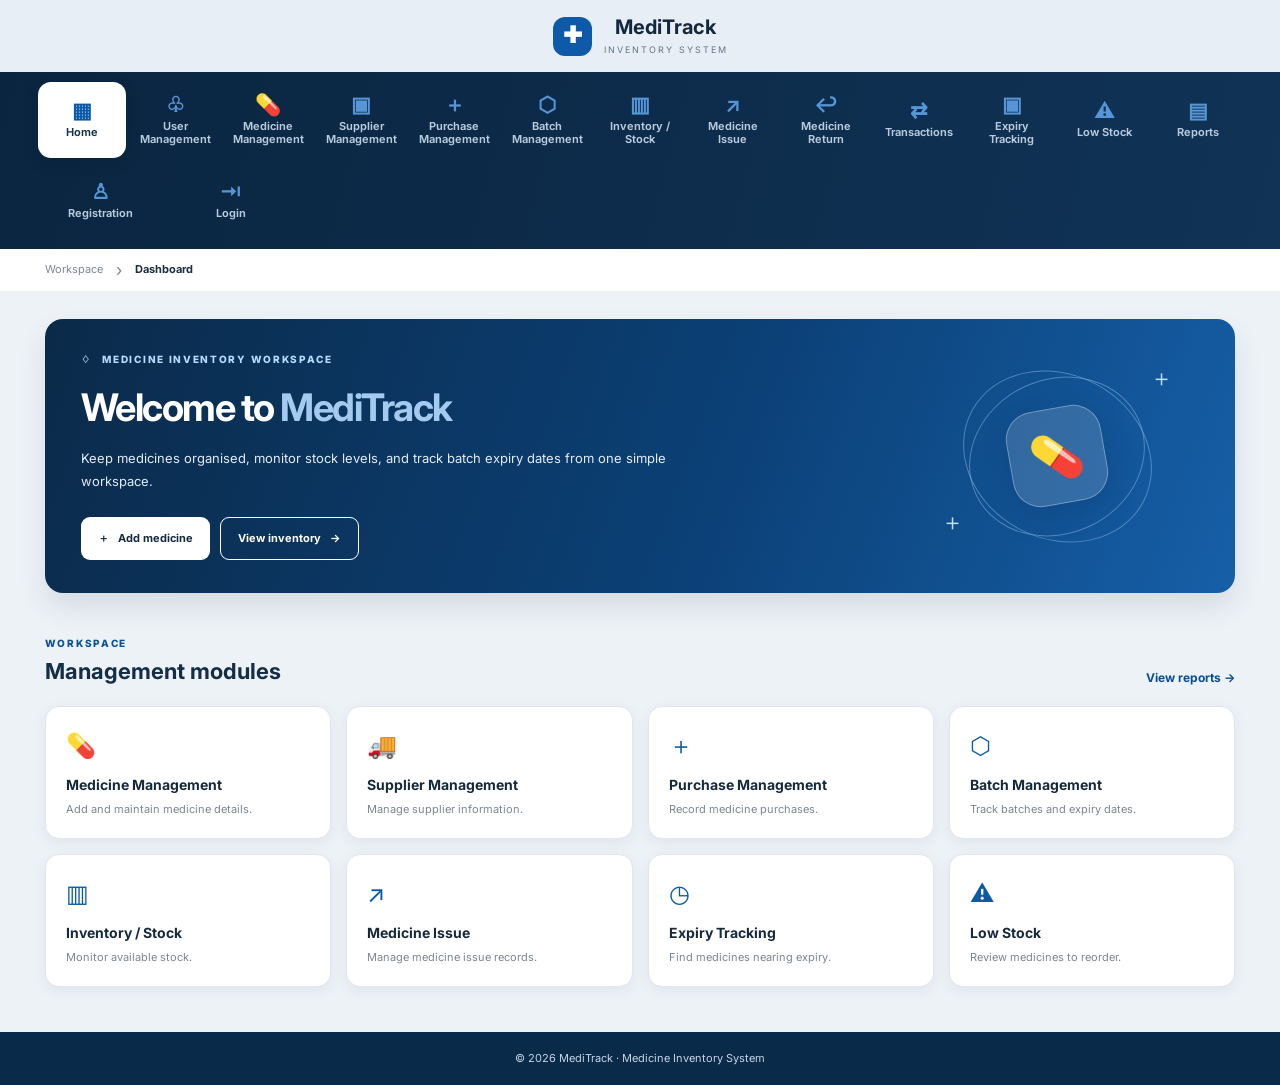
<file: index.html>
<!DOCTYPE html>
<html lang="en">
<head>
<meta charset="UTF-8">
<meta name="viewport" content="width=device-width, initial-scale=1.0">
<title>MediTrack | Dashboard</title>
<link rel="stylesheet" href="home.css">
</head>
<body>
<header class="topbar">
  <a class="brand" href="index.html">
    <span class="brand-mark">✚</span>
    <span><strong>MediTrack</strong><small>INVENTORY SYSTEM</small></span>
  </a>
  <!-- <div class="topbar-right">
    <span class="today">Mon, 2 Nov, 2026</span>
    <span class="notification">♧<i></i></span>
    <span class="avatar">AD</span>
    <span class="admin-name"><strong>Admin User</strong><small>Administrator</small></span>
  </div> -->
</header><nav class="main-nav" aria-label="Main navigation">
  <a class="nav-item active" href="index.html"><span class="nav-icon">▦</span><span>Home</span></a>
  <a class="nav-item" href="user.html"><span class="nav-icon">♧</span><span>User Management</span></a>
  <a class="nav-item" href="Medicine.html"><span class="nav-icon">💊</span><span>Medicine Management</span></a>
  <a class="nav-item" href="supplier.html"><span class="nav-icon">▣</span><span>Supplier Management</span></a>
  <a class="nav-item" href="purchase.html"><span class="nav-icon">＋</span><span>Purchase Management</span></a>
  <a class="nav-item" href="batches.html"><span class="nav-icon">⬡</span><span>Batch Management</span></a>
  <a class="nav-item" href="inventory.html"><span class="nav-icon">▥</span><span>Inventory / Stock</span></a>
  <a class="nav-item" href="issue.html"><span class="nav-icon">↗</span><span>Medicine Issue</span></a>
  <a class="nav-item" href="return.html"><span class="nav-icon">↩</span><span>Medicine Return</span></a>
  <a class="nav-item" href="transactions.html"><span class="nav-icon">⇄</span><span>Transactions</span></a>
  <a class="nav-item" href="expiry.html"><span class="nav-icon">▣</span><span>Expiry Tracking</span></a>
  <a class="nav-item" href="lowstock.html"><span class="nav-icon">⚠</span><span>Low Stock</span></a>
  <a class="nav-item" href="reports.html"><span class="nav-icon">▤</span><span>Reports</span></a>
  <a class="nav-item" href="register.html"><span class="nav-icon">♙</span><span>Registration</span></a>
  <a class="nav-item" href="login.html"><span class="nav-icon">⇥</span><span>Login</span></a>
</nav>
<div class="breadcrumb"><span>Workspace</span><b>›</b><strong>Dashboard</strong></div>
<main class="dashboard">
  <section class="welcome">
    <div class="welcome-copy">
      <div class="eyebrow">♢ &nbsp; MEDICINE INVENTORY WORKSPACE</div>
      <h1>Welcome to <span>MediTrack</span></h1>
      <p>Keep medicines organised, monitor stock levels, and track batch expiry dates from one simple workspace.</p>
      <div class="hero-actions">
        <a class="main-btn" href="Medicine.html">＋ &nbsp; Add medicine</a>
        <a class="outline-btn" href="inventory.html">View inventory &nbsp; →</a>
      </div>
    </div>
    <div class="hero-art"><div class="orbit orbit-one"></div><div class="orbit orbit-two"></div><div class="pill-art">💊</div><span class="spark spark-one">＋</span><span class="spark spark-two">＋</span></div>
  </section>
  <section class="quick-section">
    <div class="section-heading"><div><span class="eyebrow dark">WORKSPACE</span><h2>Management modules</h2></div><a href="reports.html">View reports →</a></div>
    <div class="services">
      <a class="card" href="Medicine.html"><span>💊</span><h3>Medicine Management</h3><p>Add and maintain medicine details.</p></a>
      <a class="card" href="supplier.html"><span>🚚</span><h3>Supplier Management</h3><p>Manage supplier information.</p></a>
      <a class="card" href="purchase.html"><span>＋</span><h3>Purchase Management</h3><p>Record medicine purchases.</p></a>
      <a class="card" href="batches.html"><span>⬡</span><h3>Batch Management</h3><p>Track batches and expiry dates.</p></a>
      <a class="card" href="inventory.html"><span>▥</span><h3>Inventory / Stock</h3><p>Monitor available stock.</p></a>
      <a class="card" href="issue.html"><span>↗</span><h3>Medicine Issue</h3><p>Manage medicine issue records.</p></a>
      <a class="card" href="expiry.html"><span>◷</span><h3>Expiry Tracking</h3><p>Find medicines nearing expiry.</p></a>
      <a class="card" href="lowstock.html"><span>⚠</span><h3>Low Stock</h3><p>Review medicines to reorder.</p></a>
    </div>
  </section>
</main>
<footer>© 2026 MediTrack · Medicine Inventory System</footer>
</body>
</html>
</file>
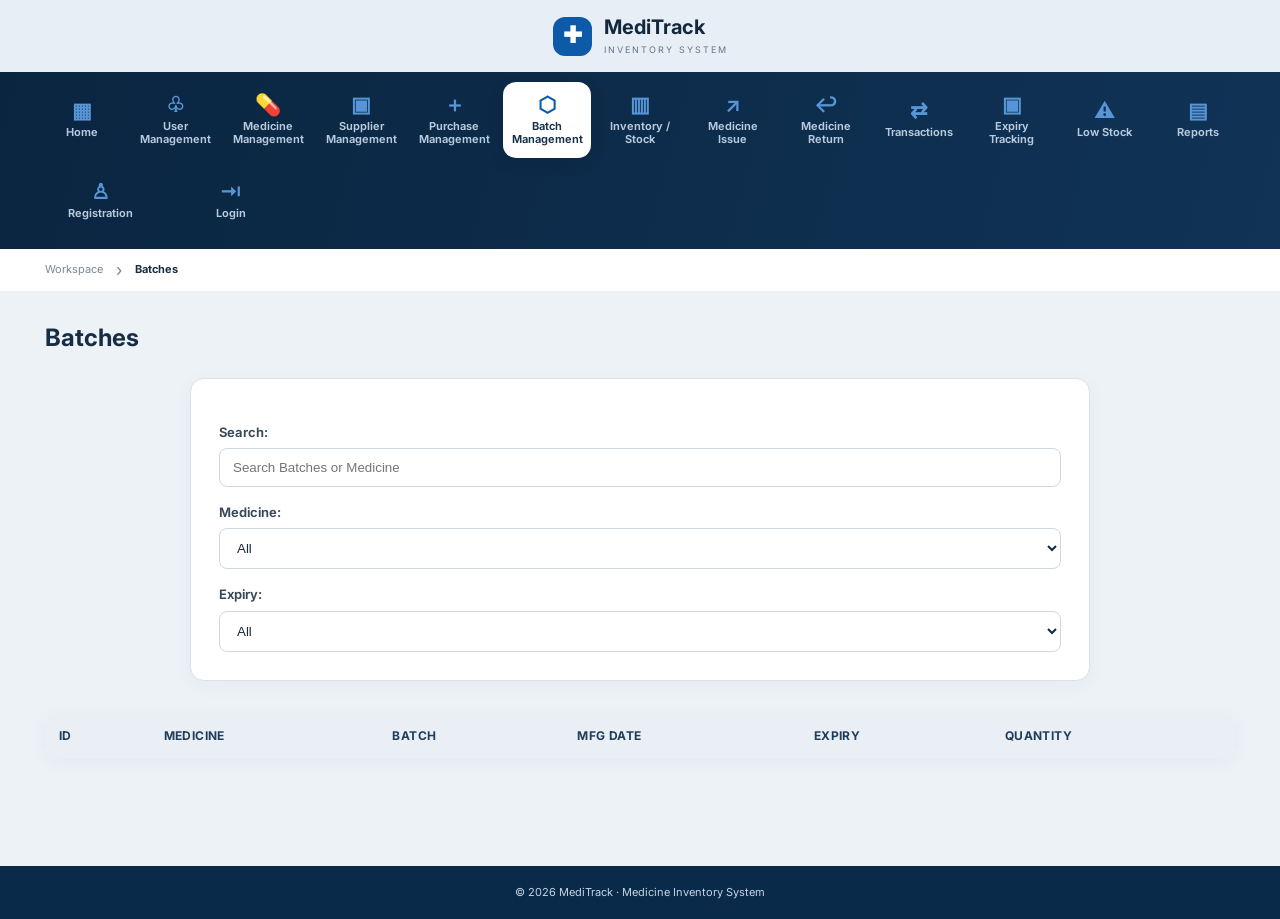
<file: batches.html>
<!DOCTYPE html>
<html lang="en">

<head>
    <meta charset="UTF-8">
    <meta name="viewport" content="width=device-width, initial-scale=1.0">
    <title>Batchs Management</title>
    <link rel="stylesheet" href="style.css">
</head>

<body>
<header class="topbar">
  <a class="brand" href="index.html">
    <span class="brand-mark">✚</span>
    <span><strong>MediTrack</strong><small>INVENTORY SYSTEM</small></span>
  </a>
  <!-- <div class="topbar-right">
    <span class="today">Mon, 2 Nov, 2026</span>
    <span class="notification">♧<i></i></span>
    <span class="avatar">AD</span>
    <span class="admin-name"><strong>Admin User</strong><small>Administrator</small></span>
  </div> -->
</header>
<nav class="main-nav" aria-label="Main navigation">
  <a class="nav-item" href="index.html"><span class="nav-icon">▦</span><span>Home</span></a>
  <a class="nav-item" href="user.html"><span class="nav-icon">♧</span><span>User Management</span></a>
  <a class="nav-item" href="Medicine.html"><span class="nav-icon">💊</span><span>Medicine Management</span></a>
  <a class="nav-item" href="supplier.html"><span class="nav-icon">▣</span><span>Supplier Management</span></a>
  <a class="nav-item" href="purchase.html"><span class="nav-icon">＋</span><span>Purchase Management</span></a>
  <a class="nav-item active" href="batches.html"><span class="nav-icon">⬡</span><span>Batch Management</span></a>
  <a class="nav-item" href="inventory.html"><span class="nav-icon">▥</span><span>Inventory / Stock</span></a>
  <a class="nav-item" href="issue.html"><span class="nav-icon">↗</span><span>Medicine Issue</span></a>
  <a class="nav-item" href="return.html"><span class="nav-icon">↩</span><span>Medicine Return</span></a>
  <a class="nav-item" href="transactions.html"><span class="nav-icon">⇄</span><span>Transactions</span></a>
  <a class="nav-item" href="expiry.html"><span class="nav-icon">▣</span><span>Expiry Tracking</span></a>
  <a class="nav-item" href="lowstock.html"><span class="nav-icon">⚠</span><span>Low Stock</span></a>
  <a class="nav-item" href="reports.html"><span class="nav-icon">▤</span><span>Reports</span></a>
  <a class="nav-item" href="register.html"><span class="nav-icon">♙</span><span>Registration</span></a>
  <a class="nav-item" href="login.html"><span class="nav-icon">⇥</span><span>Login</span></a>
</nav>
<div class="breadcrumb"><a href="home.html">Workspace</a><b>›</b><strong>Batches</strong></div>
<main class="page-content">
    <h2>Batches </h2>
    <form id="batches">
        <div class="zoro">
            <label for="Search">Search:</label>
            <input type="text" id="Search" placeholder="Search Batches or Medicine"><br>
        </div>
        <div class="zoro">
            <label for="Medicine">Medicine:</label>
            <select id="Medicine" required>
                <option value="All">All</option>
                <option value="Paracetamol">Paracetamol</option>
                <option value="Dolo">Dolo</option>
            </select><br>
        </div>
        <div class="zoro">
            <label for="Expiry">Expiry:</label>
            <select id="Expiry" required>
                <option value="All">All</option>
                <option value="Expired">Expired</option>
                <option value="Not Expired">Not Expired</option>
            </select>
        </div>
    </form>
    <table id="user_id">
        <thead>
            <tr>
                <th>ID</th>
                <th>Medicine</th>
                <th>Batch</th>
                <th>Mfg Date</th>
                <th>Expiry</th>
                <th>Quantity</th>
            </tr>
        </thead>
        <tbody id="tableBody"></tbody>
    </table><br>
    <script>
        const form = document.getElementById("batches");
        const tabledetails = document.getElementById("tableBody");
        let id = 1;
        form.addEventListener("submit", function (event) {
            event.preventDefault();
            const medicine = document.getElementById("Medicine").value;
            const batch = document.getElementById("Batch").value;
            const mfgdate = document.getElementById("MfgDate").value;
            const expiry = document.getElementById("Expiry").value;
            const quantity = document.getElementById("Quantity").value;

            const row = tabledetails.insertRow();
            row.insertCell(0).textContent = id++;
            row.insertCell(1).textContent = medicine;
            row.insertCell(2).textContent = batch;
            row.insertCell(3).textContent = mfgdate;
            row.insertCell(4).textContent = expiry;
            row.insertCell(5).textContent = quantity;
            row.insertCell(6).innerHTML = `<button class="edit">Edit</button> <button class="delete">Delete</button>`;

            form.reset();
        });
        const search = document.getElementById("search");

    </script>
    
</main>
<footer>© 2026 MediTrack · Medicine Inventory System</footer>
</body>

</html>
</file>
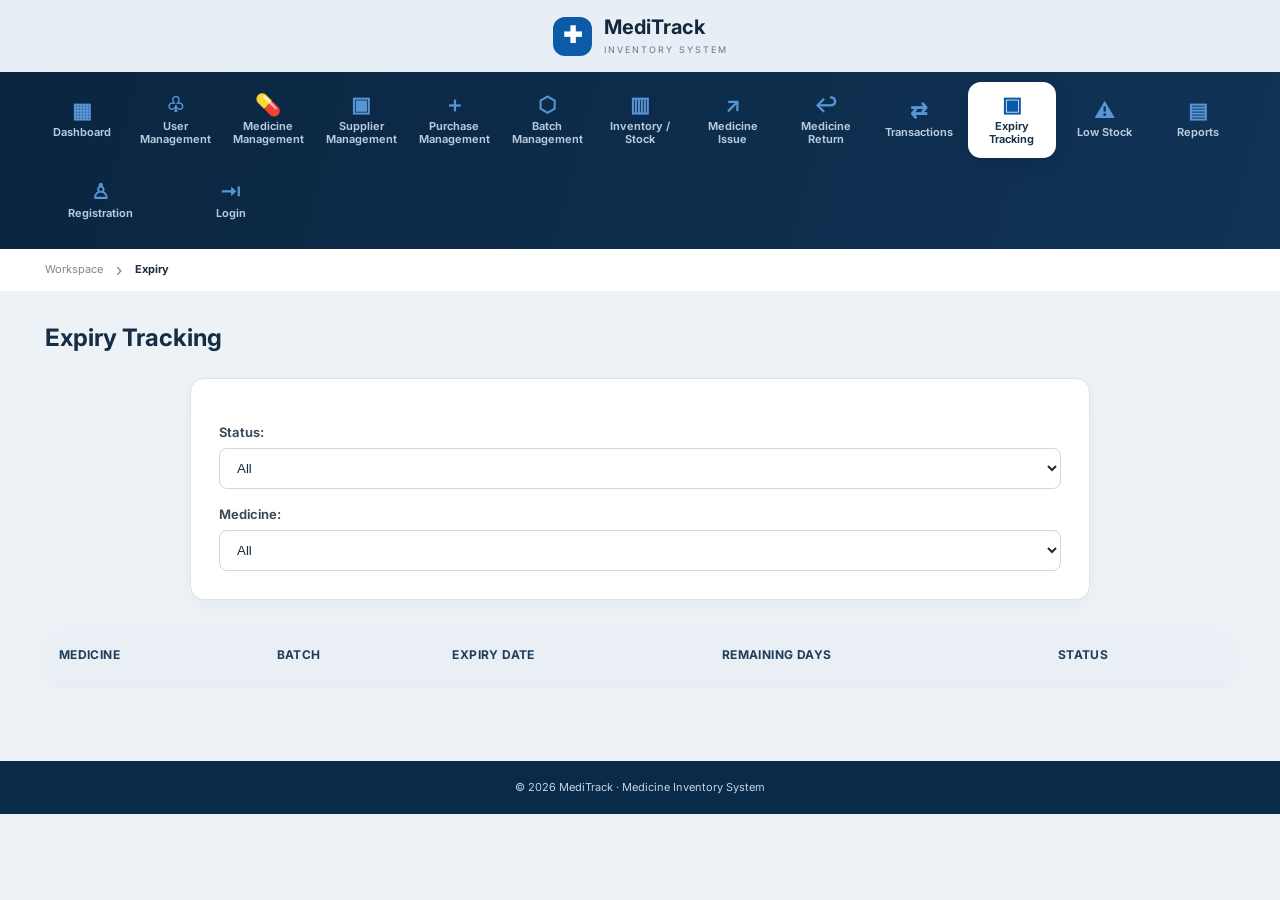
<file: expiry.html>
<!DOCTYPE html>
<html lang="en">

<head>
    <meta charset="UTF-8">
    <meta name="viewport" content="width=device-width, initial-scale=1.0">
    <title>Expiry Tracking</title>
    <link rel="stylesheet" href="style.css">
</head>

<body>
<header class="topbar">
  <a class="brand" href="index.html">
    <span class="brand-mark">✚</span>
    <span><strong>MediTrack</strong><small>INVENTORY SYSTEM</small></span>
  </a>
  <!-- <div class="topbar-right">
    <span class="today">Mon, 2 Nov, 2026</span>
    <span class="notification">♧<i></i></span>
    <span class="avatar">AD</span>
    <span class="admin-name"><strong>Admin User</strong><small>Administrator</small></span>
  </div> -->
</header>
<nav class="main-nav" aria-label="Main navigation">
  <a class="nav-item " href="index.html"><span class="nav-icon">▦</span><span>Dashboard</span></a>
  <a class="nav-item" href="user.html"><span class="nav-icon">♧</span><span>User Management</span></a>
  <a class="nav-item" href="Medicine.html"><span class="nav-icon">💊</span><span>Medicine Management</span></a>
  <a class="nav-item" href="supplier.html"><span class="nav-icon">▣</span><span>Supplier Management</span></a>
  <a class="nav-item" href="purchase.html"><span class="nav-icon">＋</span><span>Purchase Management</span></a>
  <a class="nav-item" href="batches.html"><span class="nav-icon">⬡</span><span>Batch Management</span></a>
  <a class="nav-item" href="inventory.html"><span class="nav-icon">▥</span><span>Inventory / Stock</span></a>
  <a class="nav-item" href="issue.html"><span class="nav-icon">↗</span><span>Medicine Issue</span></a>
  <a class="nav-item" href="return.html"><span class="nav-icon">↩</span><span>Medicine Return</span></a>
  <a class="nav-item" href="transactions.html"><span class="nav-icon">⇄</span><span>Transactions</span></a>
  <a class="nav-item active" href="expiry.html"><span class="nav-icon">▣</span><span>Expiry Tracking</span></a>
  <a class="nav-item" href="lowstock.html"><span class="nav-icon">⚠</span><span>Low Stock</span></a>
  <a class="nav-item" href="reports.html"><span class="nav-icon">▤</span><span>Reports</span></a>
  <a class="nav-item" href="register.html"><span class="nav-icon">♙</span><span>Registration</span></a>
  <a class="nav-item" href="login.html"><span class="nav-icon">⇥</span><span>Login</span></a>
</nav>
<div class="breadcrumb"><a href="index.html">Workspace</a><b>›</b><strong>Expiry</strong></div>
<main class="page-content">
    <h2>Expiry Tracking</h2>
    <form id="expiryTracking">
        <div class="zoro">
            <label for="status">Status:</label>
            <select id="status">
                <option value="All">All</option>
                <option value="Expired">Expired</option>
                <option value="Valid">Valid</option>
            </select>
        </div>

        <div class="zoro">
            <label for="medicine">Medicine:</label>
            <select id="medicine">
                <option value="All">All</option>
                <option value="Paracetamol">Paracetamol</option>
                <option value="Dolo">Dolo</option>
            </select>
        </div>
    </form>

    <table id="user_id">
        <thead>
            <tr>
                <th>Medicine</th>
                <th>Batch</th>
                <th>Expiry Date</th>
                <th>Remaining Days</th>
                <th>Status</th>
            </tr>
        </thead>
        <tbody id="tableBody"></tbody>
    </table>
    
</main>
<footer>© 2026 MediTrack · Medicine Inventory System</footer>
</body>

</html>
</file>
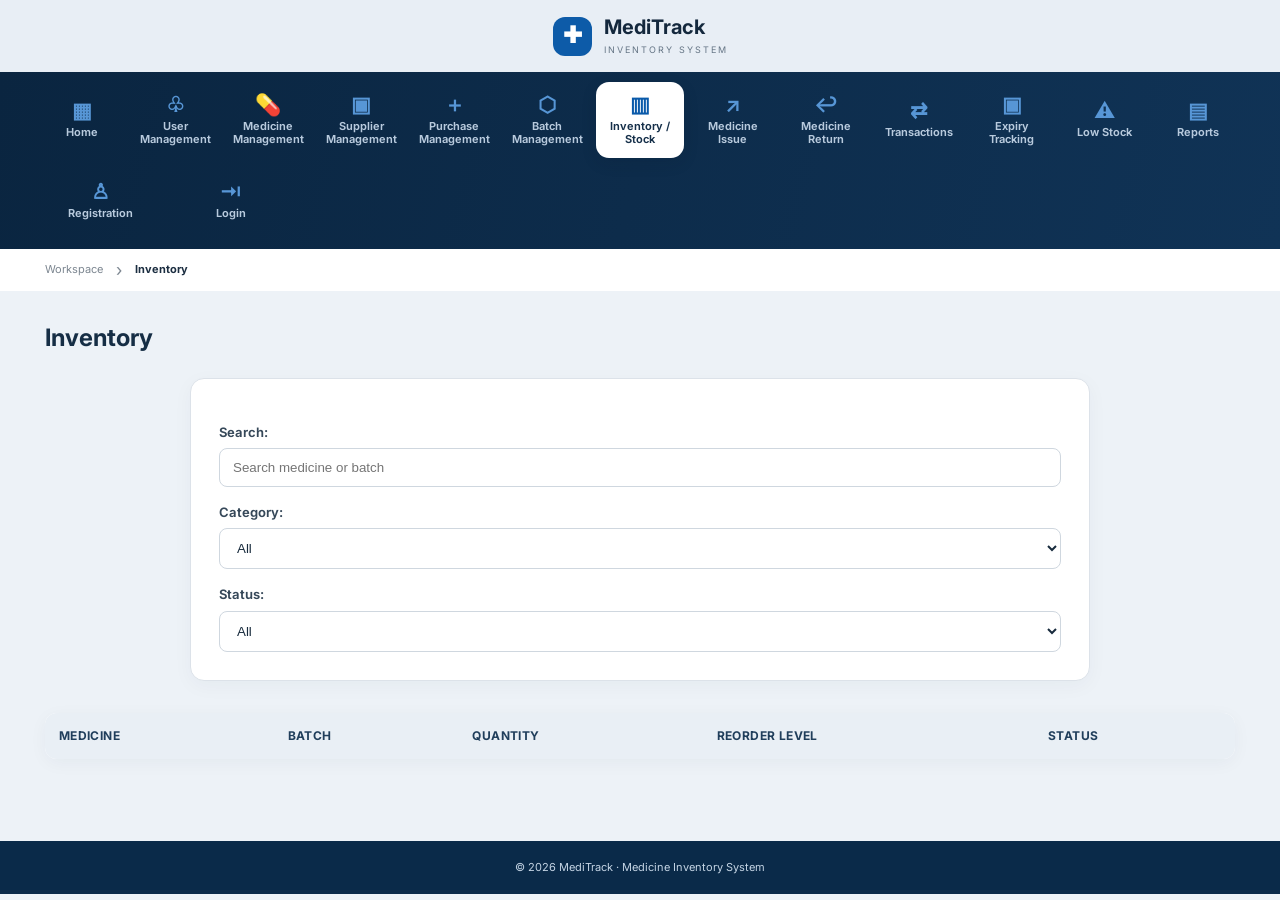
<file: inventory.html>
<!DOCTYPE html>
<html lang="en">

<head>
    <meta charset="UTF-8">
    <meta name="viewport" content="width=device-width, initial-scale=1.0">
    <title>Inventory</title>
    <link rel="stylesheet" href="style.css">
</head>

<body>
<header class="topbar">
  <a class="brand" href="index.html">
    <span class="brand-mark">✚</span>
    <span><strong>MediTrack</strong><small>INVENTORY SYSTEM</small></span>
  </a>
  <!-- <div class="topbar-right">
    <span class="today">Mon, 2 Nov, 2026</span>
    <span class="notification">♧<i></i></span>
    <span class="avatar">AD</span>
    <span class="admin-name"><strong>Admin User</strong><small>Administrator</small></span>
  </div> -->
</header>
<nav class="main-nav" aria-label="Main navigation">
  <a class="nav-item " href="index.html"><span class="nav-icon">▦</span><span>Home</span></a>
  <a class="nav-item" href="user.html"><span class="nav-icon">♧</span><span>User Management</span></a>
  <a class="nav-item" href="Medicine.html"><span class="nav-icon">💊</span><span>Medicine Management</span></a>
  <a class="nav-item" href="supplier.html"><span class="nav-icon">▣</span><span>Supplier Management</span></a>
  <a class="nav-item" href="purchase.html"><span class="nav-icon">＋</span><span>Purchase Management</span></a>
  <a class="nav-item" href="batches.html"><span class="nav-icon">⬡</span><span>Batch Management</span></a>
  <a class="nav-item active" href="inventory.html"><span class="nav-icon">▥</span><span>Inventory / Stock</span></a>
  <a class="nav-item" href="issue.html"><span class="nav-icon">↗</span><span>Medicine Issue</span></a>
  <a class="nav-item" href="return.html"><span class="nav-icon">↩</span><span>Medicine Return</span></a>
  <a class="nav-item" href="transactions.html"><span class="nav-icon">⇄</span><span>Transactions</span></a>
  <a class="nav-item" href="expiry.html"><span class="nav-icon">▣</span><span>Expiry Tracking</span></a>
  <a class="nav-item" href="lowstock.html"><span class="nav-icon">⚠</span><span>Low Stock</span></a>
  <a class="nav-item" href="reports.html"><span class="nav-icon">▤</span><span>Reports</span></a>
  <a class="nav-item" href="register.html"><span class="nav-icon">♙</span><span>Registration</span></a>
  <a class="nav-item" href="login.html"><span class="nav-icon">⇥</span><span>Login</span></a>
</nav>
<div class="breadcrumb"><a href="home.html">Workspace</a><b>›</b><strong>Inventory</strong></div>
<main class="page-content">

    <h2>Inventory</h2>

    <!-- Search and Filters -->
    <form id="inventory">
        <div class="zoro">

            <label for="Search">Search:</label>
            <input type="text" id="Search" placeholder="Search medicine or batch">

            <label for="CategoryFilter">Category:</label>
            <select id="CategoryFilter">
                <option value="All">All</option>
                <option value="Tablet">Tablet</option>
                <option value="Syrup">Syrup</option>
                <option value="Capsule">Capsule</option>
                <option value="Injection">Injection</option>
            </select>

            <label for="StatusFilter">Status:</label>
            <select id="StatusFilter">
                <option value="All">All</option>
                <option value="IN STOCK">In Stock</option>
                <option value="LOW STOCK">Low Stock</option>
                <option value="OUT OF STOCK">Out of Stock</option>
            </select>

        </div>

        <p id="message"></p>
    </form>

    <!-- Inventory Table -->
    <table id="user_id">

        <thead>
            <tr>
                <th>Medicine</th>
                <th>Batch</th>
                <th>Quantity</th>
                <th>Reorder Level</th>
                <th>Status</th>
            </tr>
        </thead>

        <tbody id="tableBody"></tbody>

    </table>


    
</main>
<footer>© 2026 MediTrack · Medicine Inventory System</footer>
</body>

</html>
</file>
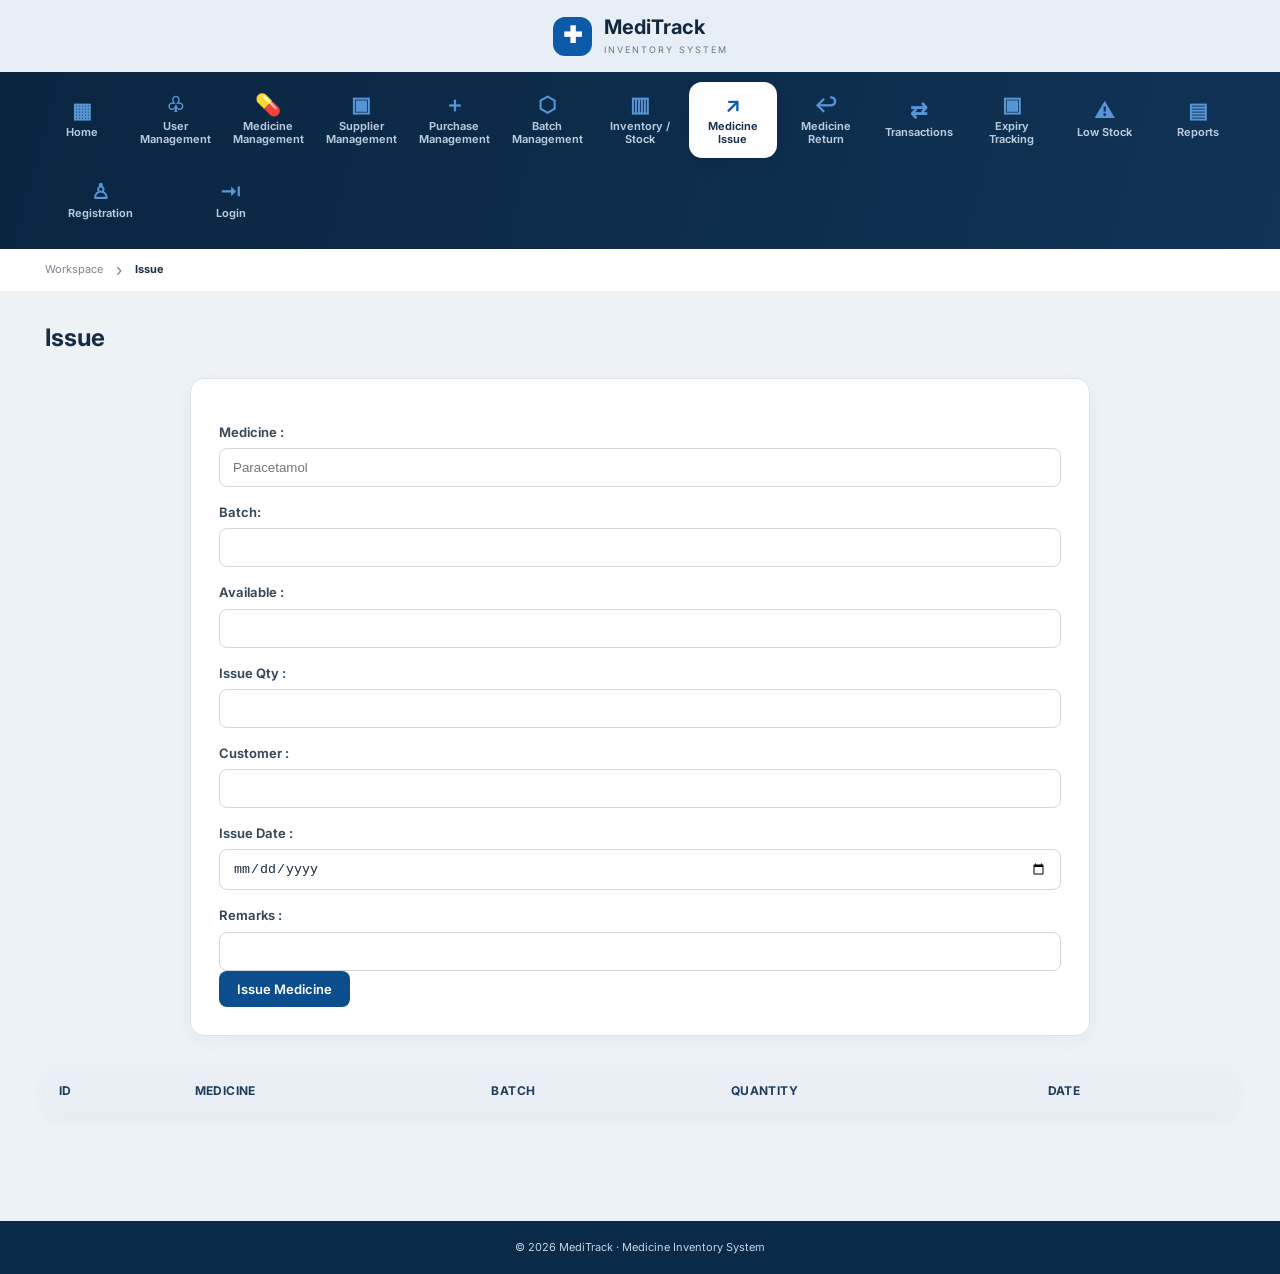
<file: issue.html>
<!DOCTYPE html>
<html lang="en">

<head>
    <meta charset="UTF-8">
    <meta name="viewport" content="width=device-width, initial-scale=1.0">
    <title>Medicine Issue</title>
    <link rel="stylesheet" href="style.css">
</head>

<body>
<header class="topbar">
  <a class="brand" href="index.html">
    <span class="brand-mark">✚</span>
    <span><strong>MediTrack</strong><small>INVENTORY SYSTEM</small></span>
  </a>
  <!-- <div class="topbar-right">
    <span class="today">Mon, 2 Nov, 2026</span>
    <span class="notification">♧<i></i></span>
    <span class="avatar">AD</span>
    <span class="admin-name"><strong>Admin User</strong><small>Administrator</small></span>
  </div> -->
</header>
<nav class="main-nav" aria-label="Main navigation">
  <a class="nav-item " href="index.html"><span class="nav-icon">▦</span><span>Home</span></a>
  <a class="nav-item" href="user.html"><span class="nav-icon">♧</span><span>User Management</span></a>
  <a class="nav-item" href="Medicine.html"><span class="nav-icon">💊</span><span>Medicine Management</span></a>
  <a class="nav-item" href="supplier.html"><span class="nav-icon">▣</span><span>Supplier Management</span></a>
  <a class="nav-item" href="purchase.html"><span class="nav-icon">＋</span><span>Purchase Management</span></a>
  <a class="nav-item" href="batches.html"><span class="nav-icon">⬡</span><span>Batch Management</span></a>
  <a class="nav-item" href="inventory.html"><span class="nav-icon">▥</span><span>Inventory / Stock</span></a>
  <a class="nav-item active" href="issue.html"><span class="nav-icon">↗</span><span>Medicine Issue</span></a>
  <a class="nav-item" href="return.html"><span class="nav-icon">↩</span><span>Medicine Return</span></a>
  <a class="nav-item" href="transactions.html"><span class="nav-icon">⇄</span><span>Transactions</span></a>
  <a class="nav-item" href="expiry.html"><span class="nav-icon">▣</span><span>Expiry Tracking</span></a>
  <a class="nav-item" href="lowstock.html"><span class="nav-icon">⚠</span><span>Low Stock</span></a>
  <a class="nav-item" href="reports.html"><span class="nav-icon">▤</span><span>Reports</span></a>
  <a class="nav-item" href="register.html"><span class="nav-icon">♙</span><span>Registration</span></a>
  <a class="nav-item" href="login.html"><span class="nav-icon">⇥</span><span>Login</span></a>
</nav>
<div class="breadcrumb"><a href="home.html">Workspace</a><b>›</b><strong>Issue</strong></div>
<main class="page-content">
    <h2>Issue</h2>
    <form id="issue">
        <div class="zoro">

            <label for="Medicine">Medicine :</label>
            <input type="text" id="Medicine" placeholder="Paracetamol" required><br>

        </div>
        <div class="zoro">

            <label for="Batch">Batch:</label>
            <input type="text" id="Batch" required><br>

        </div>
        <div class="zoro">

            <label for="Available">Available :</label>
            <input type="number" id="Available" required><br>

        </div>
        <div class="zoro">

            <label for="IssueQty">Issue Qty :</label>
            <input type="number" id="IssueQty" required><br>

        </div>
        <div class="zoro">

            <label for="Customer">Customer :</label>
            <input type="text" id="Customer" required><br>

        </div>
        <div class="zoro">

            <label for="IssueDate">Issue Date :</label>
            <input type="date" id="IssueDate" required><br>

        </div>
        <div class="zoro">

            <label for="Remarks">Remarks :</label>
            <input type="text" id="Remarks" required><br>

        </div>
        <button class="regBtn" type="submit">Issue Medicine</button>
    </form>
    <table id="user_id">
        <thead>
            <tr>
                <th>Id</th>
                <th>Medicine</th>
                <th>Batch</th>
                <th>Quantity</th>
                <th>Date</th>
            </tr>
        </thead>
        <tbody id="tableBody"></tbody>
    </table><br>
    
    <script>
        const form = document.getElementById("issue");
        const tabledetails = document.getElementById("tableBody");
        let id = 1;
        form.addEventListener("submit", function (event) {
            event.preventDefault();
            const medicine = document.getElementById("Medicine").value;
            const batch =
                document.getElementById("Batch").value;
            const available =
                Number(document.getElementById("Available").value);
            const issueqty =
                Number(document.getElementById("IssueQty").value);
            const issueDate = document.getElementById("IssueDate").value;

            if (issueqty > available) {
                alert("Issue quantity cannot exceed available quantity!");
                return;
            }
            const row = tabledetails.insertRow();
            row.insertCell(0).textContent = id++;
            row.insertCell(1).textContent = medicine;
            row.insertCell(2).textContent = batch;
            row.insertCell(3).textContent = issueqty;
            row.insertCell(4).textContent = issueDate;

            row.insertCell(5).innerHTML = `<button class ="edit"> edit</button> <button class ="delete">Delete</button>`;

            document.getElementById("Available").value =
                available - issueqty;


            form.reset();

        });

        tableBody.addEventListener('click', function (event) {
            let button = event.target;
            let row = button.closest('tr');

            if (button.classList.contains('delete')) {
                row.remove();
            }

            if (button.classList.contains('edit')) {

                let medicine = row.cells[1].textContent;
                let batch = row.cells[2].textContent;
                let issueqty = row.cells[3].textContent;
                let issueDdate = row.cells[4].textContent;


                document.getElementById('id++').value = supplier;
                document.getElementById('medicine').value = medicine;
                document.getElementById('batch').value = batchno;
                document.getElementById('issueqty').value = quantity;
                document.getElementById('issueDate').value = date;

                row.remove();

            }
        });
    </script>
</main>
<footer>© 2026 MediTrack · Medicine Inventory System</footer>
</body>

</html>
</file>
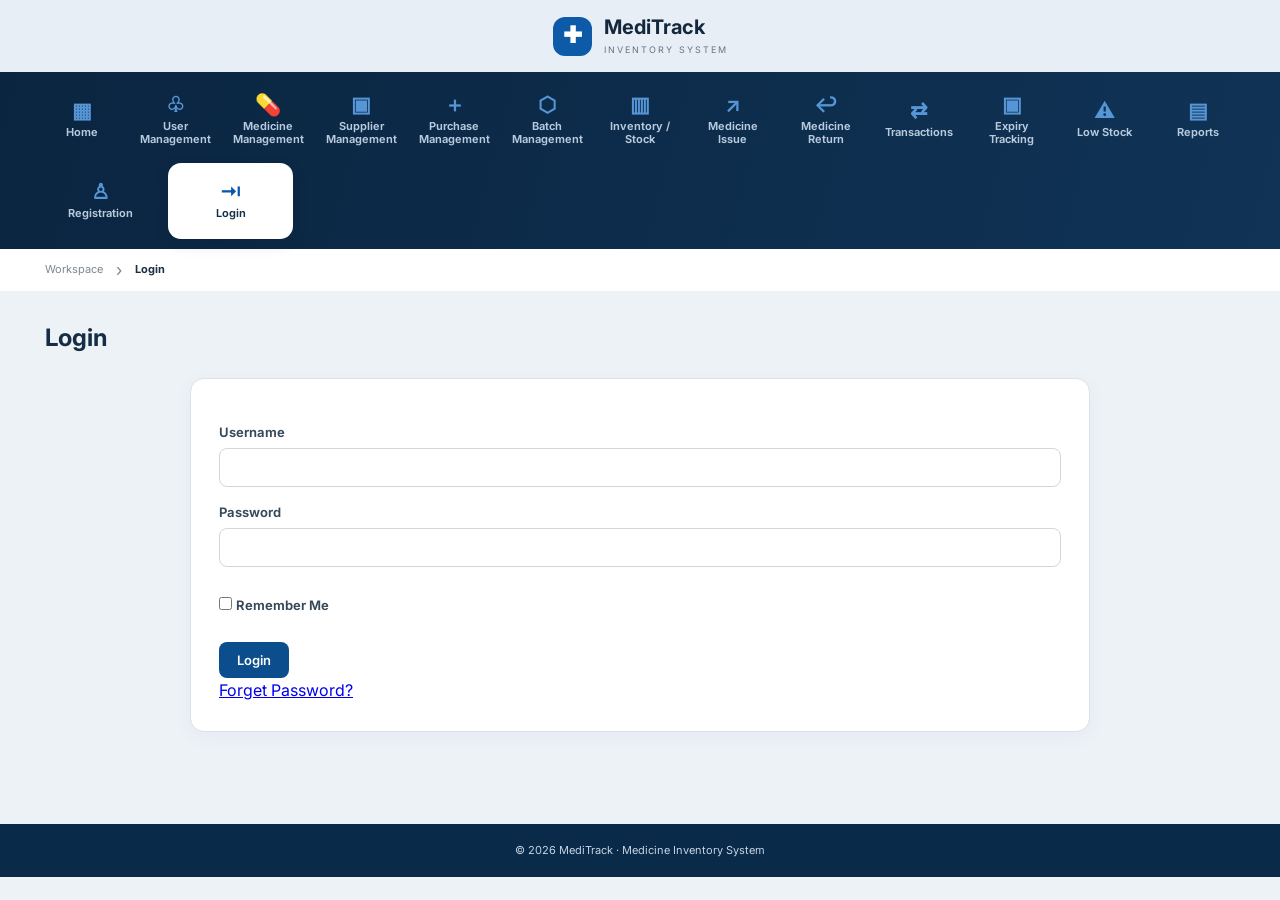
<file: login.html>
<!DOCTYPE html>
<html lang="en">

<head>
    <meta charset="UTF-8">
    <meta name="viewport" content="width=device-width, initial-scale=1.0">
    <title>Login</title>
    <link rel="stylesheet" href="style.css">
</head>

<body>
<header class="topbar">
  <a class="brand" href="index.html">
    <span class="brand-mark">✚</span>
    <span><strong>MediTrack</strong><small>INVENTORY SYSTEM</small></span>
  </a>
  <!-- <div class="topbar-right">
    <span class="today">Mon, 2 Nov, 2026</span>
    <span class="notification">♧<i></i></span>
    <span class="avatar">AD</span>
    <span class="admin-name"><strong>Admin User</strong><small>Administrator</small></span>
  </div> -->
</header>
<nav class="main-nav" aria-label="Main navigation">
  <a class="nav-item " href="index.html"><span class="nav-icon">▦</span><span>Home</span></a>
  <a class="nav-item" href="user.html"><span class="nav-icon">♧</span><span>User Management</span></a>
  <a class="nav-item" href="Medicine.html"><span class="nav-icon">💊</span><span>Medicine Management</span></a>
  <a class="nav-item" href="supplier.html"><span class="nav-icon">▣</span><span>Supplier Management</span></a>
  <a class="nav-item" href="purchase.html"><span class="nav-icon">＋</span><span>Purchase Management</span></a>
  <a class="nav-item" href="batches.html"><span class="nav-icon">⬡</span><span>Batch Management</span></a>
  <a class="nav-item" href="inventory.html"><span class="nav-icon">▥</span><span>Inventory / Stock</span></a>
  <a class="nav-item" href="issue.html"><span class="nav-icon">↗</span><span>Medicine Issue</span></a>
  <a class="nav-item" href="return.html"><span class="nav-icon">↩</span><span>Medicine Return</span></a>
  <a class="nav-item" href="transactions.html"><span class="nav-icon">⇄</span><span>Transactions</span></a>
  <a class="nav-item" href="expiry.html"><span class="nav-icon">▣</span><span>Expiry Tracking</span></a>
  <a class="nav-item" href="lowstock.html"><span class="nav-icon">⚠</span><span>Low Stock</span></a>
  <a class="nav-item" href="reports.html"><span class="nav-icon">▤</span><span>Reports</span></a>
  <a class="nav-item" href="register.html"><span class="nav-icon">♙</span><span>Registration</span></a>
  <a class="nav-item active" href="login.html"><span class="nav-icon">⇥</span><span>Login</span></a>
</nav>
<div class="breadcrumb"><a href="home.html">Workspace</a><b>›</b><strong>Login</strong></div>
<main class="page-content">
    <h2>Login</h2>
    <form id="Login">
        <div class="zoro">
            <label for="username">Username</label>
            <input type="text" id="username" required><br>
        </div>

        <div class="zoro">
            <label for="password">Password</label>
            <input type="password" id="password" min="6" maxlength="10" required><br>
        </div>
        <br>
        <div class="zoro">
            <input type="checkbox" id="remember">
            <label style="display: inline;" for="remember">Remember Me</label>
        </div>
        <br>
        <button type="submit" class="regBtn"> Login</button>
        <br>
        <a href="#" onclick="forgetPassward()">Forget Password?</a>

    </form>
    <script>
        function loginform() {
            const username = document.getElementById("username").value;
            const passward = document.getElementById("password").value;
            
        }
    </script>
    
</main>
<footer>© 2026 MediTrack · Medicine Inventory System</footer>
</body>

</html>
</file>
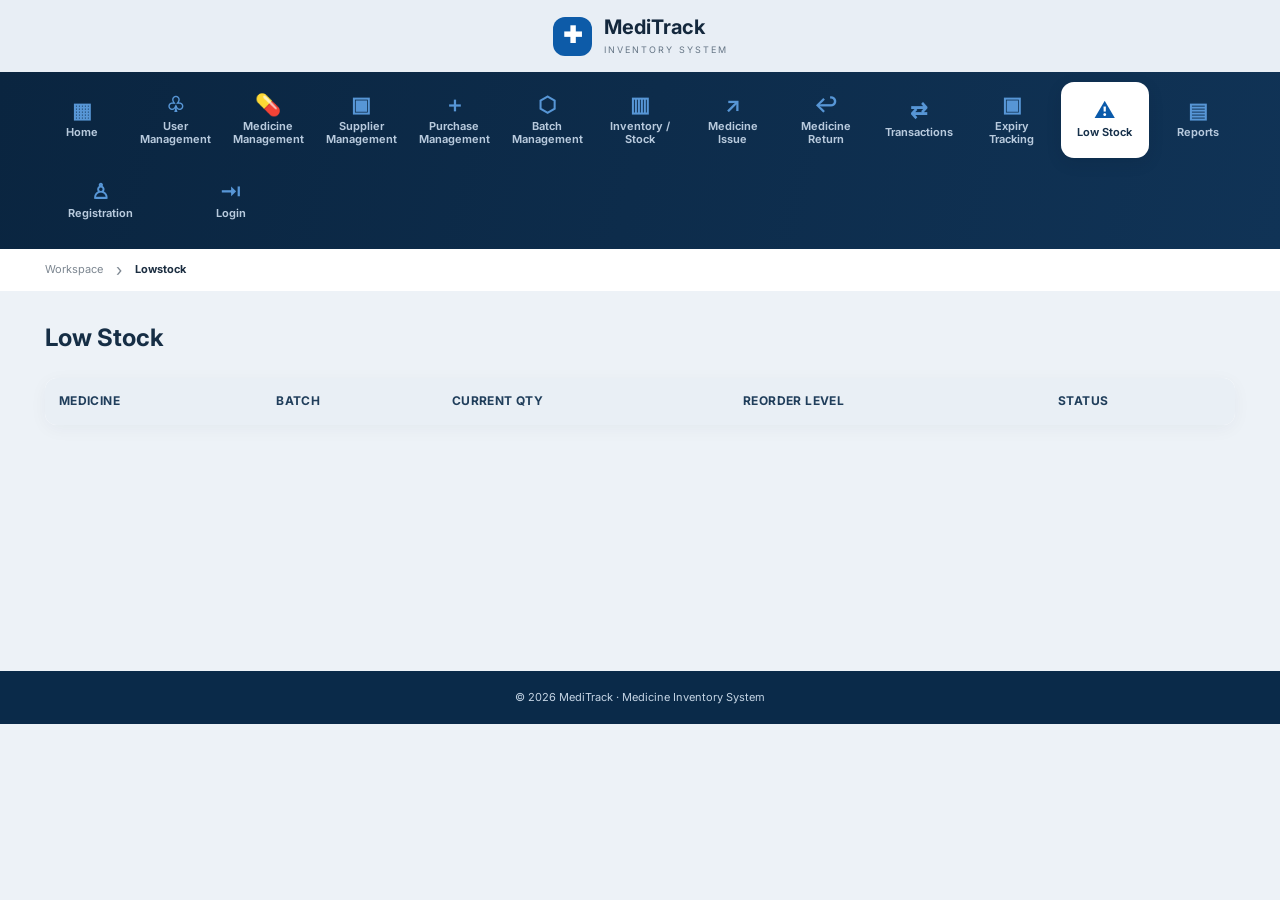
<file: lowstock.html>
<!DOCTYPE html>
<html lang="en">
<head>
    <meta charset="UTF-8">
    <meta name="viewport" content="width=device-width, initial-scale=1.0">
    <title>Low Stock</title>
    <link rel="stylesheet" href="style.css">
</head>
<body>
<header class="topbar">
  <a class="brand" href="index.html">
    <span class="brand-mark">✚</span>
    <span><strong>MediTrack</strong><small>INVENTORY SYSTEM</small></span>
  </a>
  <!-- <div class="topbar-right">
    <span class="today">Mon, 2 Nov, 2026</span>
    <span class="notification">♧<i></i></span>
    <span class="avatar">AD</span>
    <span class="admin-name"><strong>Admin User</strong><small>Administrator</small></span>
  </div> -->
</header>
<nav class="main-nav" aria-label="Main navigation">
  <a class="nav-item " href="index.html"><span class="nav-icon">▦</span><span>Home</span></a>
  <a class="nav-item" href="user.html"><span class="nav-icon">♧</span><span>User Management</span></a>
  <a class="nav-item" href="Medicine.html"><span class="nav-icon">💊</span><span>Medicine Management</span></a>
  <a class="nav-item" href="supplier.html"><span class="nav-icon">▣</span><span>Supplier Management</span></a>
  <a class="nav-item" href="purchase.html"><span class="nav-icon">＋</span><span>Purchase Management</span></a>
  <a class="nav-item" href="batches.html"><span class="nav-icon">⬡</span><span>Batch Management</span></a>
  <a class="nav-item" href="inventory.html"><span class="nav-icon">▥</span><span>Inventory / Stock</span></a>
  <a class="nav-item" href="issue.html"><span class="nav-icon">↗</span><span>Medicine Issue</span></a>
  <a class="nav-item" href="return.html"><span class="nav-icon">↩</span><span>Medicine Return</span></a>
  <a class="nav-item" href="transactions.html"><span class="nav-icon">⇄</span><span>Transactions</span></a>
  <a class="nav-item" href="expiry.html"><span class="nav-icon">▣</span><span>Expiry Tracking</span></a>
  <a class="nav-item active" href="lowstock.html"><span class="nav-icon">⚠</span><span>Low Stock</span></a>
  <a class="nav-item" href="reports.html"><span class="nav-icon">▤</span><span>Reports</span></a>
  <a class="nav-item" href="register.html"><span class="nav-icon">♙</span><span>Registration</span></a>
  <a class="nav-item" href="login.html"><span class="nav-icon">⇥</span><span>Login</span></a>
</nav>
<div class="breadcrumb"><a href="home.html">Workspace</a><b>›</b><strong>Lowstock</strong></div>
<main class="page-content">
      <h2>Low Stock</h2>
     <table id="user_id">
            <thead>
                <tr>
                    <th>Medicine</th>
                    <th>Batch</th>
                    <th>Current Qty</th>
                    <th>Reorder Level</th>
                    <th>Status</th>
                </tr>
            </thead>
            <tbody id="tableBody"></tbody>
        </table>
        
</main>
<footer>© 2026 MediTrack · Medicine Inventory System</footer>
</body>
</html>
</file>
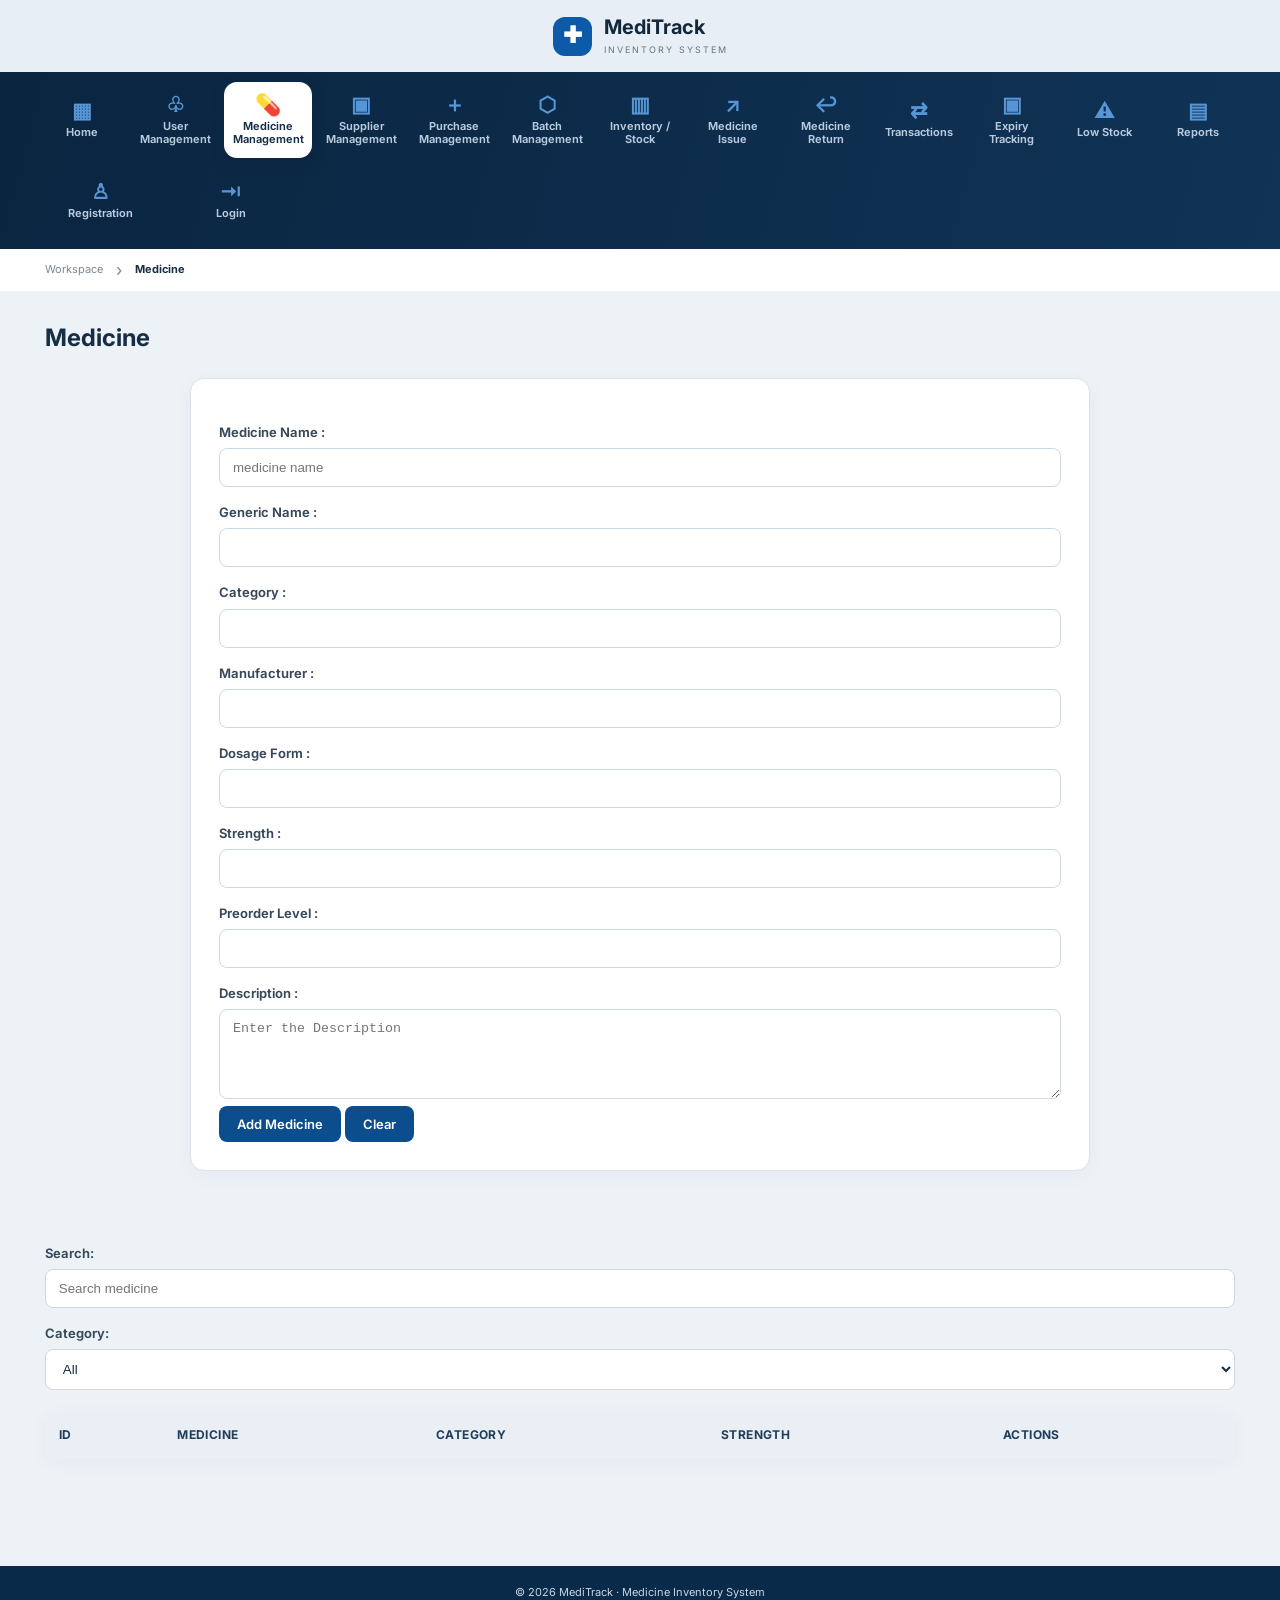
<file: Medicine.html>
<!DOCTYPE html>
<html lang="en">

<head>
    <meta charset="UTF-8">
    <meta name="viewport" content="width=device-width, initial-scale=1.0">
    <title> Medicine Form </title>
    <link rel="stylesheet" href="style.css">
</head>

<body>
<header class="topbar">
  <a class="brand" href="index.html">
    <span class="brand-mark">✚</span>
    <span><strong>MediTrack</strong><small>INVENTORY SYSTEM</small></span>
  </a>
  <!-- <div class="topbar-right">
    <span class="today">Mon, 2 Nov, 2026</span>
    <span class="notification">♧<i></i></span>
    <span class="avatar">AD</span>
    <span class="admin-name"><strong>Admin User</strong><small>Administrator</small></span>
  </div> -->
</header>
<nav class="main-nav" aria-label="Main navigation">
  <a class="nav-item " href="index.html"><span class="nav-icon">▦</span><span>Home</span></a>
  <a class="nav-item" href="user.html"><span class="nav-icon">♧</span><span>User Management</span></a>
  <a class="nav-item active" href="Medicine.html"><span class="nav-icon">💊</span><span>Medicine Management</span></a>
  <a class="nav-item" href="supplier.html"><span class="nav-icon">▣</span><span>Supplier Management</span></a>
  <a class="nav-item" href="purchase.html"><span class="nav-icon">＋</span><span>Purchase Management</span></a>
  <a class="nav-item" href="batches.html"><span class="nav-icon">⬡</span><span>Batch Management</span></a>
  <a class="nav-item" href="inventory.html"><span class="nav-icon">▥</span><span>Inventory / Stock</span></a>
  <a class="nav-item" href="issue.html"><span class="nav-icon">↗</span><span>Medicine Issue</span></a>
  <a class="nav-item" href="return.html"><span class="nav-icon">↩</span><span>Medicine Return</span></a>
  <a class="nav-item" href="transactions.html"><span class="nav-icon">⇄</span><span>Transactions</span></a>
  <a class="nav-item" href="expiry.html"><span class="nav-icon">▣</span><span>Expiry Tracking</span></a>
  <a class="nav-item" href="lowstock.html"><span class="nav-icon">⚠</span><span>Low Stock</span></a>
  <a class="nav-item" href="reports.html"><span class="nav-icon">▤</span><span>Reports</span></a>
  <a class="nav-item" href="register.html"><span class="nav-icon">♙</span><span>Registration</span></a>
  <a class="nav-item" href="login.html"><span class="nav-icon">⇥</span><span>Login</span></a>
</nav>
<div class="breadcrumb"><a href="home.html">Workspace</a><b>›</b><strong>Medicine</strong></div>
<main class="page-content">
    <h2>Medicine</h2>
    <form id="medicine">
        <div class="Abi">
            <label for="medicineName">Medicine Name :</label>
            <input type="text" id="medicineName" placeholder="medicine name" required><br>
        </div>
        <div class="Abi">
            <label for="genericName">Generic Name :</label>
            <input type="text" id="genericName" required><br>
        </div>
        <div class="Abi">
            <label for="Category">Category :</label>
            <input type="text" id="Category" required><br>
        </div>
        <div class="Abi">
            <label for="Manufacturer">Manufacturer :</label>
            <input type="text" id="Manufacturer" required><br>
        </div>
        <div class="Abi">
            <label for="DosageForm">Dosage Form :</label>
            <input type="text" id="DosageForm" required><br>
        </div>
        <div class="Abi">
            <label for="Strength">Strength :</label>
            <input type="text" id="Strength" required><br>
        </div>
        <div class="Abi">
            <label for="PreorderLevel">Preorder Level :</label>
            <input type="number" id="PreorderLevel" required><br>
        </div>
        <div class="Abi">
            <label for="Description">Description :</label>
            <textarea id="Description" placeholder="Enter the Description"></textarea><br>
        </div>


        <button class="regBtn" type="submit">Add Medicine </button>
        <button class="regBtn" type="reset">Clear</button>

    </form><br>
    <div class="Abi">
        <label for="Search">Search:</label>
        <input type="text" id="Search" placeholder="Search medicine">

        <label for="CategoryFilter">Category:</label>
        <select id="CategoryFilter">
            <option value="All">All</option>
            <option value="Tablet">Tablet</option>
            <option value="Syrup">Syrup</option>
            <option value="Capsule">Capsule</option>
            <option value="Injection">Injection</option>
        </select>
    </div>
    <table id="user_id">
        <thead>
            <tr>
                <th>ID</th>
                <th>Medicine</th>
                <th>Category</th>
                <th>Strength</th>
                <th>Actions</th>
            </tr>
        </thead>
        <tbody id="tableBody"></tbody>
    </table><br>
    
    <script>

        const form = document.getElementById("medicine");
        const tabledetails = document.getElementById("tableBody");
        let id = 1;
        form.addEventListener("submit", function (event) {
            event.preventDefault();
            const medicine = document.getElementById("medicineName").value;
            const category = document.getElementById("Category").value;
            const strength = document.getElementById("Strength").value;

            const row = tabledetails.insertRow();
            row.insertCell(0).textContent = id++;
            row.insertCell(1).textContent = medicine;
            row.insertCell(2).textContent = category;
            row.insertCell(3).textContent = strength;
            row.insertCell(4).innerHTML = `<button class ="edit"> Edit</button> <button class ="delete">Delete</button>`;

            form.reset();


        });

        const search = document.getElementById("Search");
        const categoryFilter = document.getElementById("CategoryFilter");
        const tableBody = document.getElementById("tableBody");

        function filterMedicines() {
            const searchValue = search.value.toLowerCase();
            const categoryValue = categoryFilter.value.toLowerCase();

            const rows = tableBody.querySelectorAll("tr");

            rows.forEach(function (row) {
                const medicine = row.cells[1].textContent.toLowerCase();
                const category = row.cells[2].textContent.toLowerCase();

                const matchesSearch = medicine.includes(searchValue);
                const matchesCategory =
                    categoryValue === "all" || category === categoryValue;

                if (matchesSearch && matchesCategory) {
                    row.style.display = "";
                } else {
                    row.style.display = "none";
                }
            });
        }

        search.addEventListener("input", filterMedicines);
        categoryFilter.addEventListener("change", filterMedicines);

        tableBody.addEventListener('click', function (event) {
            let button = event.target;
            let row = button.closest('tr');

            if (!row) return;

            if (button.classList.contains('delete')) {
                row.remove();
            }

            if (button.classList.contains('edit')) {

                let medicine = row.cells[1].textContent;
                let category = row.cells[2].textContent;
                let strength = row.cells[3].textContent;


                document.getElementById('medicineName').value = medicine;
                document.getElementById('Category').value = category;
                document.getElementById('Strength').value = strength;

                row.remove();
            }
        });

    </script>

</main>
<footer>© 2026 MediTrack · Medicine Inventory System</footer>
</body>

</html>
</file>
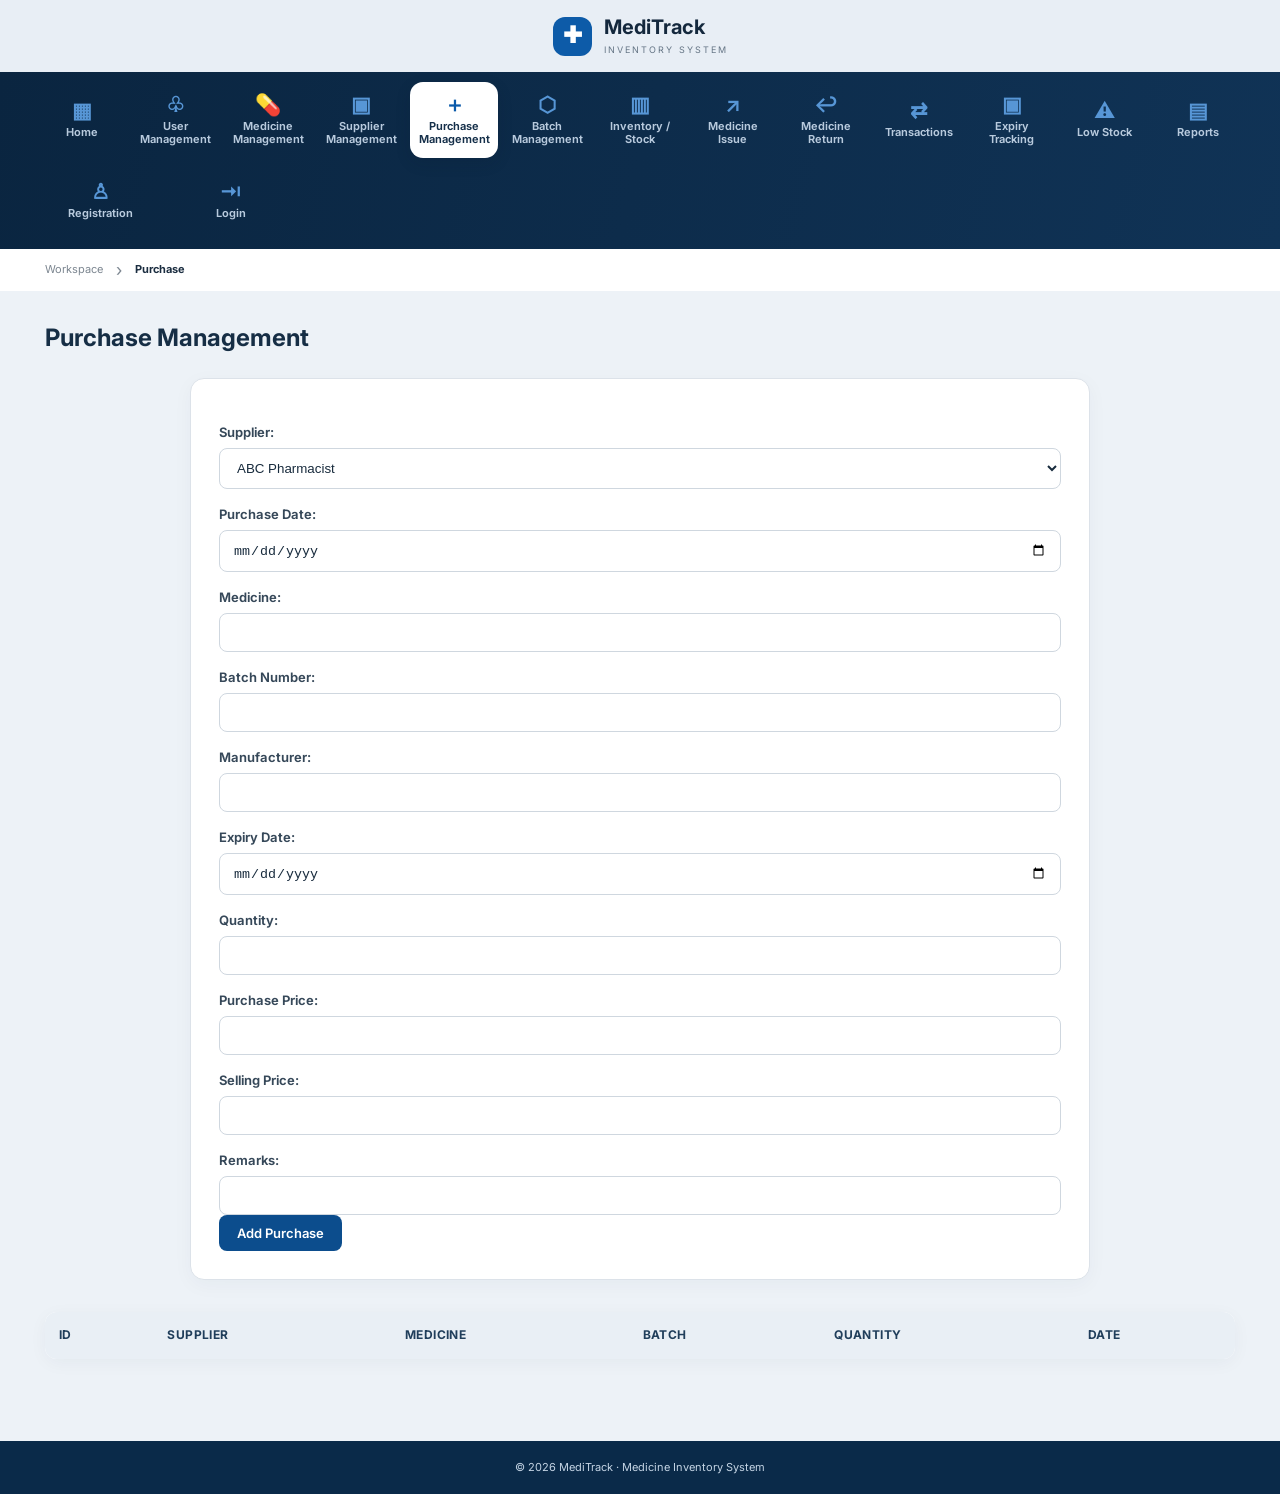
<file: purchase.html>
<!DOCTYPE html>
<html lang="en">

<head>
    <meta charset="UTF-8">
    <meta name="viewport" content="width=device-width, initial-scale=1.0">
    <title>Purchase Management</title>
    <link rel="stylesheet" href="style.css">
</head>

<body>
<header class="topbar">
  <a class="brand" href="index.html">
    <span class="brand-mark">✚</span>
    <span><strong>MediTrack</strong><small>INVENTORY SYSTEM</small></span>
  </a>
  <!-- <div class="topbar-right">
    <span class="today">Mon, 2 Nov, 2026</span>
    <span class="notification">♧<i></i></span>
    <span class="avatar">AD</span>
    <span class="admin-name"><strong>Admin User</strong><small>Administrator</small></span>
  </div> -->
</header>
<nav class="main-nav" aria-label="Main navigation">
  <a class="nav-item" href="index.html"><span class="nav-icon">▦</span><span>Home</span></a>
  <a class="nav-item" href="user.html"><span class="nav-icon">♧</span><span>User Management</span></a>
  <a class="nav-item" href="Medicine.html"><span class="nav-icon">💊</span><span>Medicine Management</span></a>
  <a class="nav-item" href="supplier.html"><span class="nav-icon">▣</span><span>Supplier Management</span></a>
  <a class="nav-item active" href="purchase.html"><span class="nav-icon">＋</span><span>Purchase Management</span></a>
  <a class="nav-item" href="batches.html"><span class="nav-icon">⬡</span><span>Batch Management</span></a>
  <a class="nav-item" href="inventory.html"><span class="nav-icon">▥</span><span>Inventory / Stock</span></a>
  <a class="nav-item" href="issue.html"><span class="nav-icon">↗</span><span>Medicine Issue</span></a>
  <a class="nav-item" href="return.html"><span class="nav-icon">↩</span><span>Medicine Return</span></a>
  <a class="nav-item" href="transactions.html"><span class="nav-icon">⇄</span><span>Transactions</span></a>
  <a class="nav-item" href="expiry.html"><span class="nav-icon">▣</span><span>Expiry Tracking</span></a>
  <a class="nav-item" href="lowstock.html"><span class="nav-icon">⚠</span><span>Low Stock</span></a>
  <a class="nav-item" href="reports.html"><span class="nav-icon">▤</span><span>Reports</span></a>
  <a class="nav-item" href="register.html"><span class="nav-icon">♙</span><span>Registration</span></a>
  <a class="nav-item" href="login.html"><span class="nav-icon">⇥</span><span>Login</span></a>
</nav>
<div class="breadcrumb"><a href="home.html">Workspace</a><b>›</b><strong>Purchase</strong></div>
<main class="page-content">
    <h2>Purchase Management</h2>
    <form id="purchase">
        <div class="zoro">
            <label for="supplier">Supplier:</label>
            <select id="supplier">
                <option value="ABC Pharmacist">ABC Pharmacist</option>
                <option value="XYZ Pharmacist">XYZ Pharmacist</option>
            </select><br>
        </div>

        <div class="zoro">
            <label for="purchacedate">Purchase Date:</label>
            <input type="date" id="purchacedate" required><br>
        </div>

        <div class="zoro">
            <label for="medicine">Medicine:</label>
            <input type="text" id="medicine" required><br>
        </div>

        <div class="zoro">
            <label for="batchnumber">Batch Number:</label>
            <input type="text" id="batchnumber" required><br>
        </div>

        <div class="zoro">
            <label for="manufacturer">Manufacturer:</label>
            <input type="text" id="manufacturer" required><br>
        </div>

        <div class="zoro">
            <label for="expirydate">Expiry Date:</label>
            <input type="date" id="expirydate" required><br>
        </div>

        <div class="zoro">
            <label for="quantity">Quantity:</label>
            <input type="number" id="quantity" required><br>
        </div>

        <div class="zoro">
            <label for="purchaseprice">Purchase Price:</label>
            <input type="number" id="purchaseprice" required><br>
        </div>

        <div class="zoro">
            <label for="sellingprice">Selling Price:</label>
            <input type="number" id="sellingprice" required><br>
        </div>

        <div class="zoro">
            <label for="remarks">Remarks:</label>
            <input type="text" id="remarks"><br>
        </div>

        <button class="regBtn" type="submit">Add Purchase</button>
    </form>

    <table id="user_id">
        <thead>
            <tr>
                <th>ID</th>
                <th>Supplier</th>
                <th>Medicine</th>
                <th>Batch</th>
                <th>Quantity</th>
                <th>Date</th>
            </tr>
        </thead>
        <tbody id="tableBody"></tbody>
    </table>

    <script>

        const form = document.getElementById("purchase");
        const tableBody = document.getElementById("tableBody");

        let id = 1;

        form.addEventListener("submit", function (event) {
            event.preventDefault();

            const supplier = document.getElementById("supplier").value;
            const medicine = document.getElementById("medicine").value;
            const batch = document.getElementById("batchnumber").value;
            const quantity = document.getElementById("quantity").value;
            const date = document.getElementById("purchacedate").value;

            const row = tableBody.insertRow();

            row.insertCell(0).textContent = id++;
            row.insertCell(1).textContent = supplier;
            row.insertCell(2).textContent = medicine;
            row.insertCell(3).textContent = batch;
            row.insertCell(4).textContent = quantity;
            row.insertCell(5).textContent = date;



            form.reset();
        });

    </script>

    
</main>
<footer>© 2026 MediTrack · Medicine Inventory System</footer>
</body>

</html>
</file>
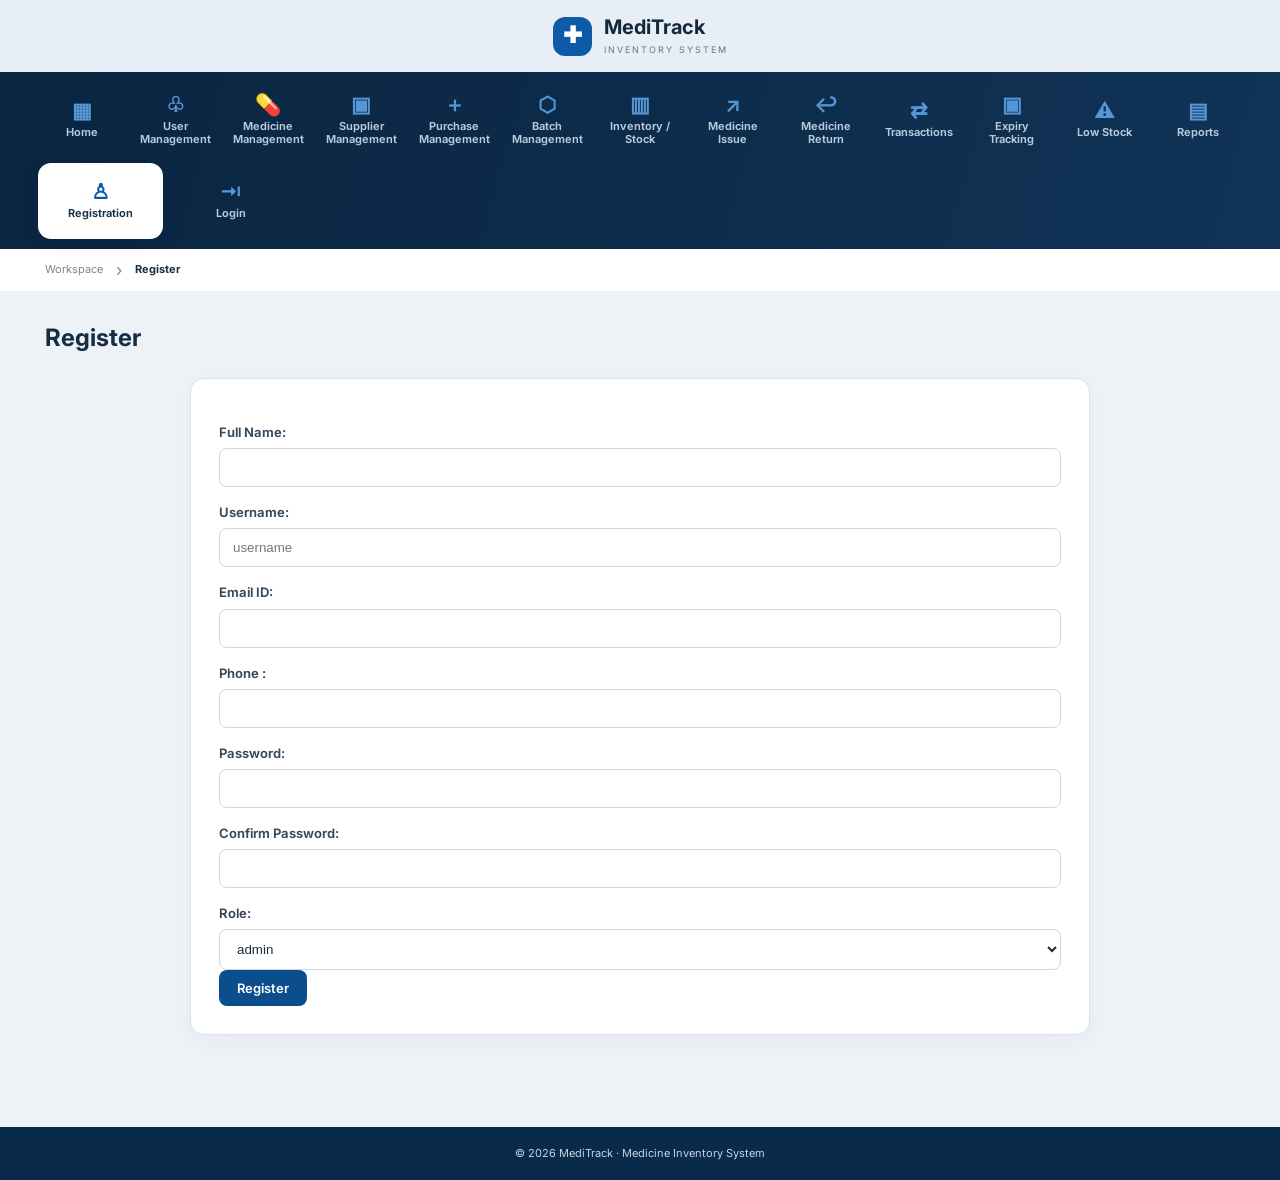
<file: register.html>
<!DOCTYPE html>
<html lang="en">

<head>
    <meta charset="UTF-8">
    <meta name="viewport" content="width=device-width, initial-scale=1.0">
    <title>Register Form</title>
    <link rel="stylesheet" href="style.css">
</head>

<body>
<header class="topbar">
  <a class="brand" href="index.html">
    <span class="brand-mark">✚</span>
    <span><strong>MediTrack</strong><small>INVENTORY SYSTEM</small></span>
  </a>
  <!-- <div class="topbar-right">
    <span class="today">Mon, 2 Nov, 2026</span>
    <span class="notification">♧<i></i></span>
    <span class="avatar">AD</span>
    <span class="admin-name"><strong>Admin User</strong><small>Administrator</small></span>
  </div> -->
</header>
<nav class="main-nav" aria-label="Main navigation">
  <a class="nav-item" href="index.html"><span class="nav-icon">▦</span><span>Home</span></a>
  <a class="nav-item" href="user.html"><span class="nav-icon">♧</span><span>User Management</span></a>
  <a class="nav-item" href="Medicine.html"><span class="nav-icon">💊</span><span>Medicine Management</span></a>
  <a class="nav-item" href="supplier.html"><span class="nav-icon">▣</span><span>Supplier Management</span></a>
  <a class="nav-item" href="purchase.html"><span class="nav-icon">＋</span><span>Purchase Management</span></a>
  <a class="nav-item" href="batches.html"><span class="nav-icon">⬡</span><span>Batch Management</span></a>
  <a class="nav-item" href="inventory.html"><span class="nav-icon">▥</span><span>Inventory / Stock</span></a>
  <a class="nav-item" href="issue.html"><span class="nav-icon">↗</span><span>Medicine Issue</span></a>
  <a class="nav-item" href="return.html"><span class="nav-icon">↩</span><span>Medicine Return</span></a>
  <a class="nav-item" href="transactions.html"><span class="nav-icon">⇄</span><span>Transactions</span></a>
  <a class="nav-item" href="expiry.html"><span class="nav-icon">▣</span><span>Expiry Tracking</span></a>
  <a class="nav-item" href="lowstock.html"><span class="nav-icon">⚠</span><span>Low Stock</span></a>
  <a class="nav-item" href="reports.html"><span class="nav-icon">▤</span><span>Reports</span></a>
  <a class="nav-item active" href="register.html"><span class="nav-icon">♙</span><span>Registration</span></a>
  <a class="nav-item" href="login.html"><span class="nav-icon">⇥</span><span>Login</span></a>
</nav>
<div class="breadcrumb"><a href="home.html">Workspace</a><b>›</b><strong>Register</strong></div>
<main class="page-content">
    <h2>Register</h2>
    <form id="register" onsubmit="return submitForm()">
        <div class="zoro">
            <label for="fullname">Full Name:</label>
            <input type="text" id="fullname" required><br>
        </div>
        <div class="zoro">
            <label for="uname">Username:</label>
            <input type="text" id="uname" placeholder="username" required><br>
        </div>
        <div class="zoro">
            <label for="email">Email ID:</label>
            <input type="email" id="email" required><br>
        </div>
        <div class="zoro">
            <label for="phno">Phone :</label>
            <input type="text" id="phno" maxlength="10" required><br>
        </div>
        <div class="zoro">
            <label for="password">Password:</label>
            <input type="password" id="password" maxlength="6" required><br>
        </div>
        <div class="zoro">
            <label for="confirmpassword">Confirm Password:</label>
            <input type="password" id="confirmpassword" maxlength="6" required><br>
        </div>
        <div class="zoro">
            <label for="role">Role:</label>
            <select id="role" required>
                <option>admin</option>
                <option>pharmacist</option>
                <option>inventory staff</option>
            </select><br>
        </div>
        <button class="regBtn" type="submit">Register</button><br>

    </form>

    <script>

        function submitForm() {
            const password = document.getElementById("password");
            const conpassword = document.getElementById("confirmpassword");


            conpassword.setCustomValidity("");

            if (password.value !== conpassword.value) {
                conpassword.setCustomValidity("Passwords do not match!");
                conpassword.reportValidity();

            }


            alert("Registration Succedssfully!");

        }
    </script>

    
</main>
<footer>© 2026 MediTrack · Medicine Inventory System</footer>
</body>

</html>
</file>
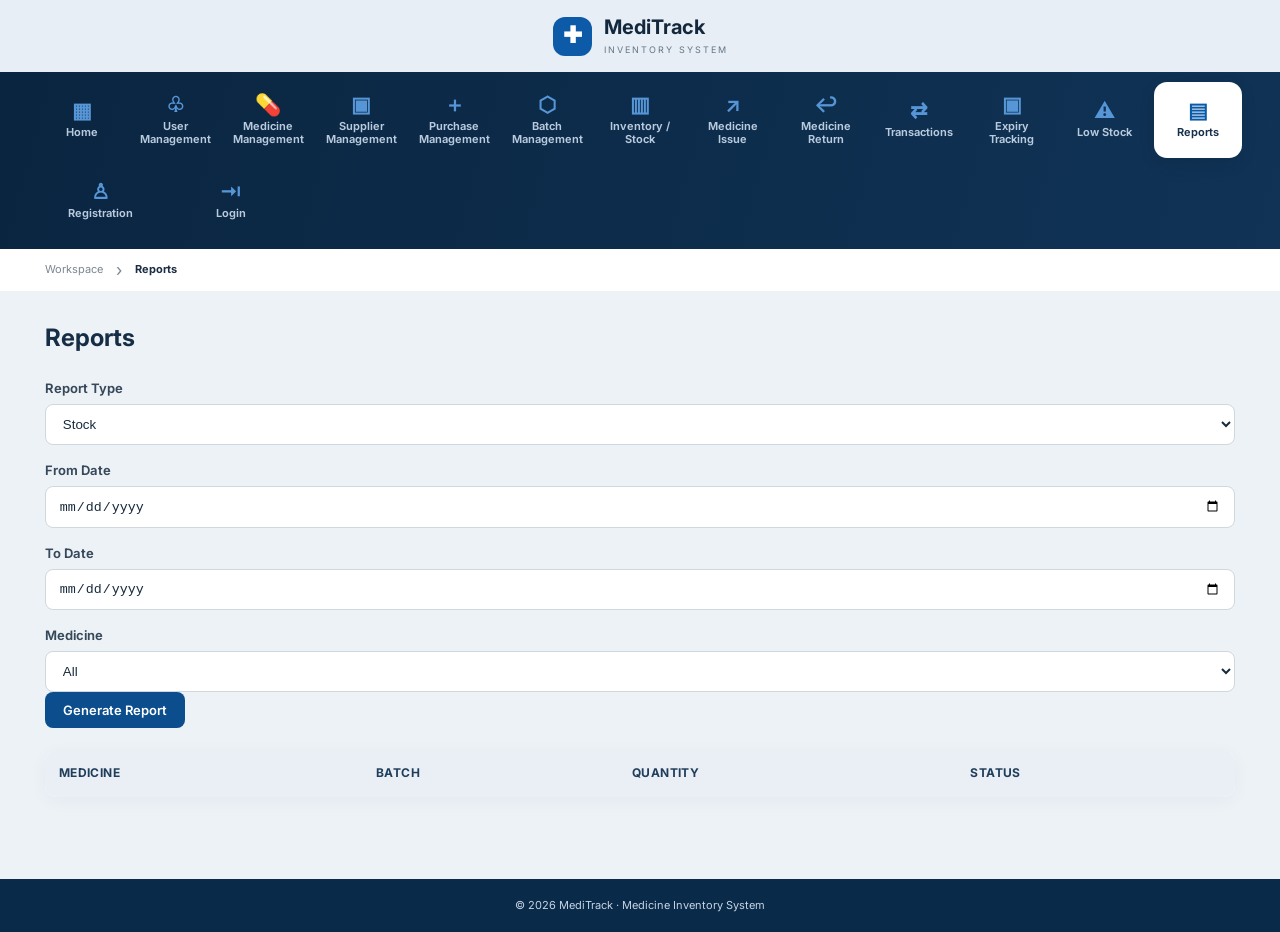
<file: reports.html>
<!DOCTYPE html>
<html lang="en">
<head>
    <meta charset="UTF-8">
    <meta name="viewport" content="width=device-width, initial-scale=1.0">
    <title>Reports</title>
    <link rel="stylesheet" href="style.css">
</head>
<body>
<header class="topbar">
  <a class="brand" href="index.html">
    <span class="brand-mark">✚</span>
    <span><strong>MediTrack</strong><small>INVENTORY SYSTEM</small></span>
  </a>
  <!-- <div class="topbar-right">
    <span class="today">Mon, 2 Nov, 2026</span>
    <span class="notification">♧<i></i></span>
    <span class="avatar">AD</span>
    <span class="admin-name"><strong>Admin User</strong><small>Administrator</small></span>
  </div> -->
</header>
<nav class="main-nav" aria-label="Main navigation">
  <a class="nav-item" href="index.html"><span class="nav-icon">▦</span><span>Home</span></a>
  <a class="nav-item" href="user.html"><span class="nav-icon">♧</span><span>User Management</span></a>
  <a class="nav-item" href="Medicine.html"><span class="nav-icon">💊</span><span>Medicine Management</span></a>
  <a class="nav-item" href="supplier.html"><span class="nav-icon">▣</span><span>Supplier Management</span></a>
  <a class="nav-item" href="purchase.html"><span class="nav-icon">＋</span><span>Purchase Management</span></a>
  <a class="nav-item" href="batches.html"><span class="nav-icon">⬡</span><span>Batch Management</span></a>
  <a class="nav-item" href="inventory.html"><span class="nav-icon">▥</span><span>Inventory / Stock</span></a>
  <a class="nav-item" href="issue.html"><span class="nav-icon">↗</span><span>Medicine Issue</span></a>
  <a class="nav-item" href="return.html"><span class="nav-icon">↩</span><span>Medicine Return</span></a>
  <a class="nav-item" href="transactions.html"><span class="nav-icon">⇄</span><span>Transactions</span></a>
  <a class="nav-item" href="expiry.html"><span class="nav-icon">▣</span><span>Expiry Tracking</span></a>
  <a class="nav-item" href="lowstock.html"><span class="nav-icon">⚠</span><span>Low Stock</span></a>
  <a class="nav-item active" href="reports.html"><span class="nav-icon">▤</span><span>Reports</span></a>
  <a class="nav-item" href="register.html"><span class="nav-icon">♙</span><span>Registration</span></a>
  <a class="nav-item" href="login.html"><span class="nav-icon">⇥</span><span>Login</span></a>
</nav>
<div class="breadcrumb"><a href="home.html">Workspace</a><b>›</b><strong>Reports</strong></div>
<main class="page-content">
      <h2>Reports</h2>
     <div class="form-group">
                <label>Report Type</label>

                <select id="reportType">
                    <option value="Stock">Stock</option>
                    <option value="Sales">Sales</option>
                    <option value="Purchase">Purchase</option>
                    <option value="Expiry">Expiry</option>
                    <option value="Low Stock">Low Stock</option>
                </select>
            </div>

            <div class="zoro">
                <label>From Date</label>
                <input type="date" id="fromDate">
            </div>

            <div class="zoro">
                <label>To Date</label>
                <input type="date" id="toDate">
            </div>

            <div class="zoro">
                <label>Medicine</label>

                <select id="medicine">
                    <option value="All">All</option>
                    <option value="Paracetamol">Paracetamol</option>
                    <option value="Amoxicillin">Amoxicillin</option>
                    <option value="Cetirizine">Cetirizine</option>
                    <option value="Vitamin C">Vitamin C</option>
                </select>
            </div>

            <button class="regBtn" type="submit" onclick="generateReport()">
                Generate Report
            </button>

        </div>

        <table id="user_id">
            <thead>
                <tr>
                    <th>Medicine</th>
                    <th>Batch</th>
                    <th>Quantity</th>
                    <th>Status</th>
                </tr>
            </thead>
            <tbody id="tableBody"></tbody>
        </table>
        
</main>
<footer>© 2026 MediTrack · Medicine Inventory System</footer>
</body>
</html>
</file>
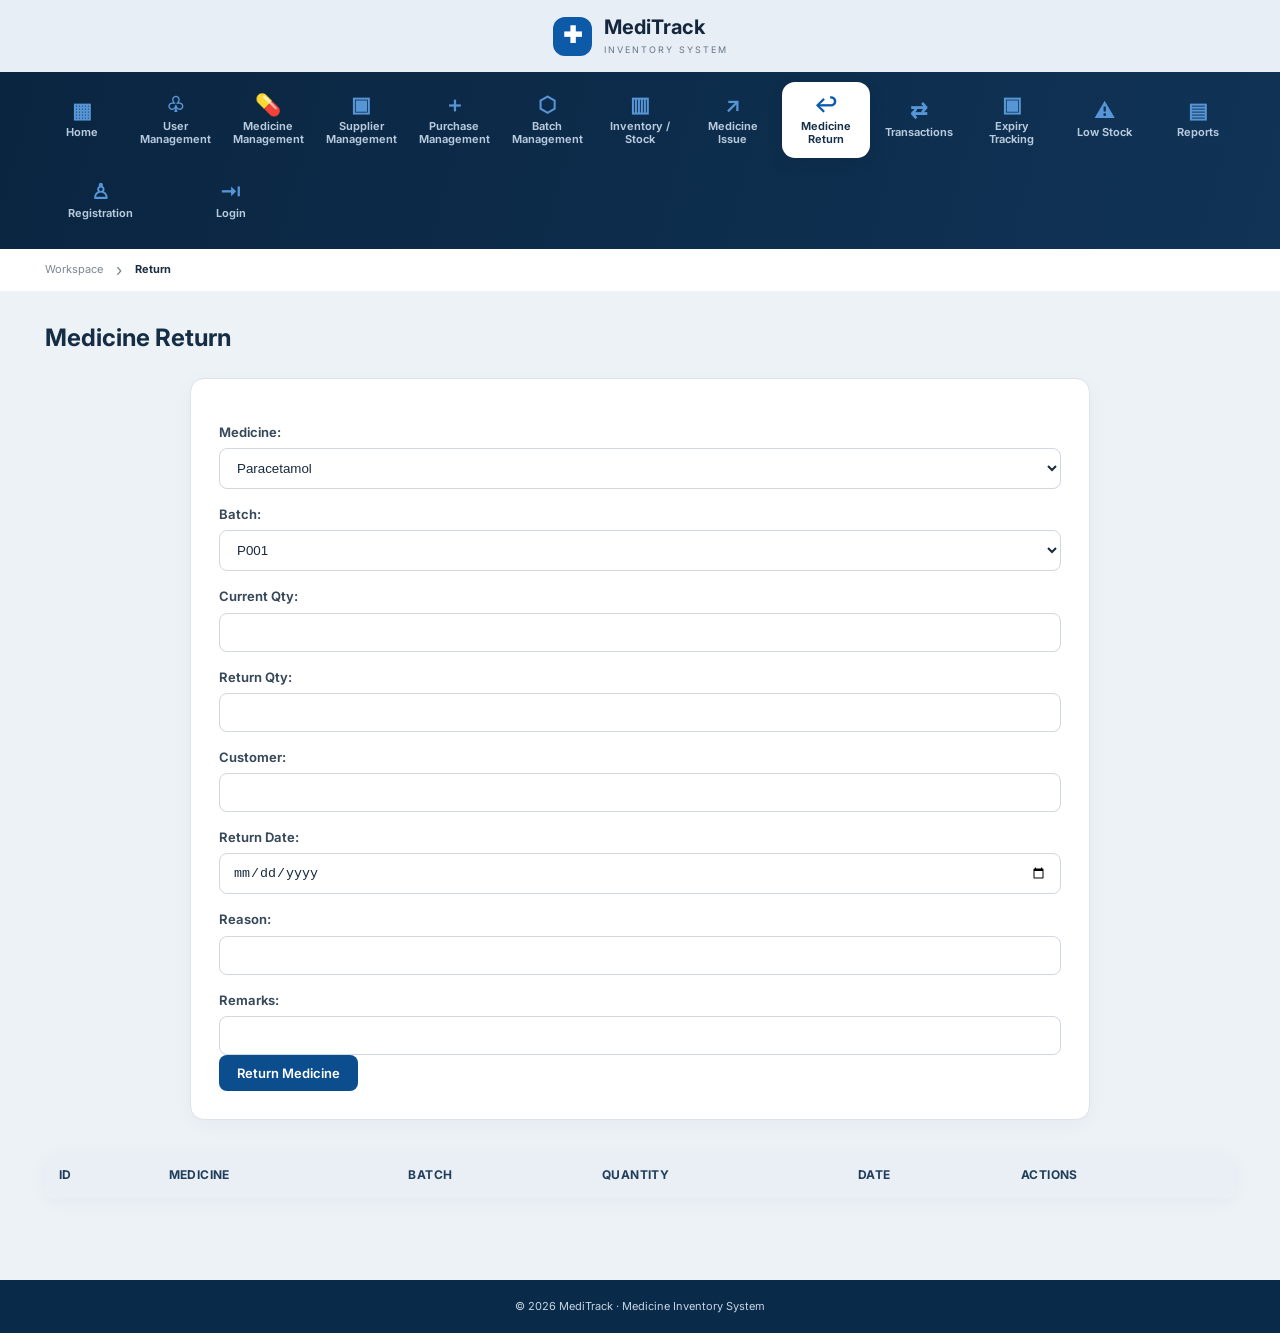
<file: return.html>
<!DOCTYPE html>
<html lang="en">

<head>
    <meta charset="UTF-8">
    <meta name="viewport" content="width=device-width, initial-scale=1.0">
    <title>Medicine Return</title>
    <link rel="stylesheet" href="style.css">
</head>

<body>
<header class="topbar">
  <a class="brand" href="index.html">
    <span class="brand-mark">✚</span>
    <span><strong>MediTrack</strong><small>INVENTORY SYSTEM</small></span>
  </a>
  <!-- <div class="topbar-right">
    <span class="today">Mon, 2 Nov, 2026</span>
    <span class="notification">♧<i></i></span>
    <span class="avatar">AD</span>
    <span class="admin-name"><strong>Admin User</strong><small>Administrator</small></span>
  </div> -->
</header>
<nav class="main-nav" aria-label="Main navigation">
  <a class="nav-item" href="index.html"><span class="nav-icon">▦</span><span>Home</span></a>
  <a class="nav-item" href="user.html"><span class="nav-icon">♧</span><span>User Management</span></a>
  <a class="nav-item" href="Medicine.html"><span class="nav-icon">💊</span><span>Medicine Management</span></a>
  <a class="nav-item" href="supplier.html"><span class="nav-icon">▣</span><span>Supplier Management</span></a>
  <a class="nav-item" href="purchase.html"><span class="nav-icon">＋</span><span>Purchase Management</span></a>
  <a class="nav-item" href="batches.html"><span class="nav-icon">⬡</span><span>Batch Management</span></a>
  <a class="nav-item" href="inventory.html"><span class="nav-icon">▥</span><span>Inventory / Stock</span></a>
  <a class="nav-item" href="issue.html"><span class="nav-icon">↗</span><span>Medicine Issue</span></a>
  <a class="nav-item active" href="return.html"><span class="nav-icon">↩</span><span>Medicine Return</span></a>
  <a class="nav-item" href="transactions.html"><span class="nav-icon">⇄</span><span>Transactions</span></a>
  <a class="nav-item" href="expiry.html"><span class="nav-icon">▣</span><span>Expiry Tracking</span></a>
  <a class="nav-item" href="lowstock.html"><span class="nav-icon">⚠</span><span>Low Stock</span></a>
  <a class="nav-item" href="reports.html"><span class="nav-icon">▤</span><span>Reports</span></a>
  <a class="nav-item" href="register.html"><span class="nav-icon">♙</span><span>Registration</span></a>
  <a class="nav-item login" href="login.html"><span class="nav-icon">⇥</span><span>Login</span></a>
</nav>
<div class="breadcrumb"><a href="home.html">Workspace</a><b>›</b><strong>Return</strong></div>
<main class="page-content">
    <h2>Medicine Return</h2>
    <form id="return">
        <div class="zoro">
            <label for="medicine">Medicine:</label>
            <select id="medicine">
                <option value="Paracetamol">Paracetamol</option>
                <option value="Dolo">Dolo</option>
            </select><br>
        </div>

        <div class="zoro">
            <label for="batch">Batch:</label>
            <select id="batch">
                <option value="P001">P001</option>
                <option value="A025">A025</option>
            </select><br>
        </div>

        <div class="zoro">
            <label for="currentqty">Current Qty:</label>
            <input type="number" id="currentqty" required><br>
        </div>

        <div class="zoro">
            <label for="returnqty">Return Qty:</label>
            <input type="number" id="returnqty" required><br>
        </div>

        <div class="zoro">
            <label for="customer">Customer:</label>
            <input type="text" id="customer" required><br>
        </div>

        <div class="zoro">
            <label for="returndate">Return Date:</label>
            <input type="date" id="returndate" required><br>
        </div>

        <div class="zoro">
            <label for="reason">Reason:</label>
            <input type="text" id="reason" required><br>
        </div>

        <div class="zoro">
            <label for="remarks">Remarks:</label>
            <input type="text" id="remarks" required><br>
        </div>
        <button class="regBtn" type="submit">Return Medicine</button>
    </form>
    <table id="user_id">
        <thead>
            <tr>
                <th>ID</th>
                <th>Medicine</th>
                <th>Batch</th>
                <th>Quantity</th>
                <th>Date</th>
                <th>Actions</th>
            </tr>
        </thead>
        <tbody id="tableBody"></tbody>
    </table>

    <script>
        const form = document.getElementById("return");
        const tableBody = document.getElementById("tableBody");

        let id = 1;

        form.addEventListener("submit", function (event) {

            event.preventDefault();

            const medicine = document.getElementById("medicine").value;
            const batch = document.getElementById("batch").value;
            const currentqty = Number(document.getElementById("currentqty").value);
            const returnqty = Number(document.getElementById("returnqty").value);
            const customer = document.getElementById("customer").value;
            const returndate = document.getElementById("returndate").value;
            const reason = document.getElementById("reason").value;
            const remarks = document.getElementById("remarks").value;

            if (currentqty < 0 || returnqty <= 0) {
                alert("Please enter valid quantities!");
                return;
            }

            if (returnqty > currentqty) {
                alert("Return quantity cannot exceed current quantity!");
                return;
            }

            const row = tableBody.insertRow();

            row.insertCell(0).textContent = id++;
            row.insertCell(1).textContent = medicine;
            row.insertCell(2).textContent = batch;
            row.insertCell(3).textContent = returnqty;
            row.insertCell(4).textContent = returndate;

            row.insertCell(5).innerHTML =
                `<button type="button" class="edit">Edit</button>
             <button type="button" class="delete">Delete</button>`;

            form.reset();
        });

        tableBody.addEventListener("click", function (event) {

            let button = event.target;
            let row = button.closest("tr");

            if (!row) return;

            if (button.classList.contains("delete")) {
                row.remove();
            }

            if (button.classList.contains("edit")) {

                document.getElementById("medicine").value = row.cells[1].textContent;
                document.getElementById("batch").value = row.cells[2].textContent;
                document.getElementById("returnqty").value = row.cells[3].textContent;
                document.getElementById("returndate").value = row.cells[4].textContent;

                row.remove();
            }
        });
    </script>
    

</main>
<footer>© 2026 MediTrack · Medicine Inventory System</footer>
</body>

</html>
</file>
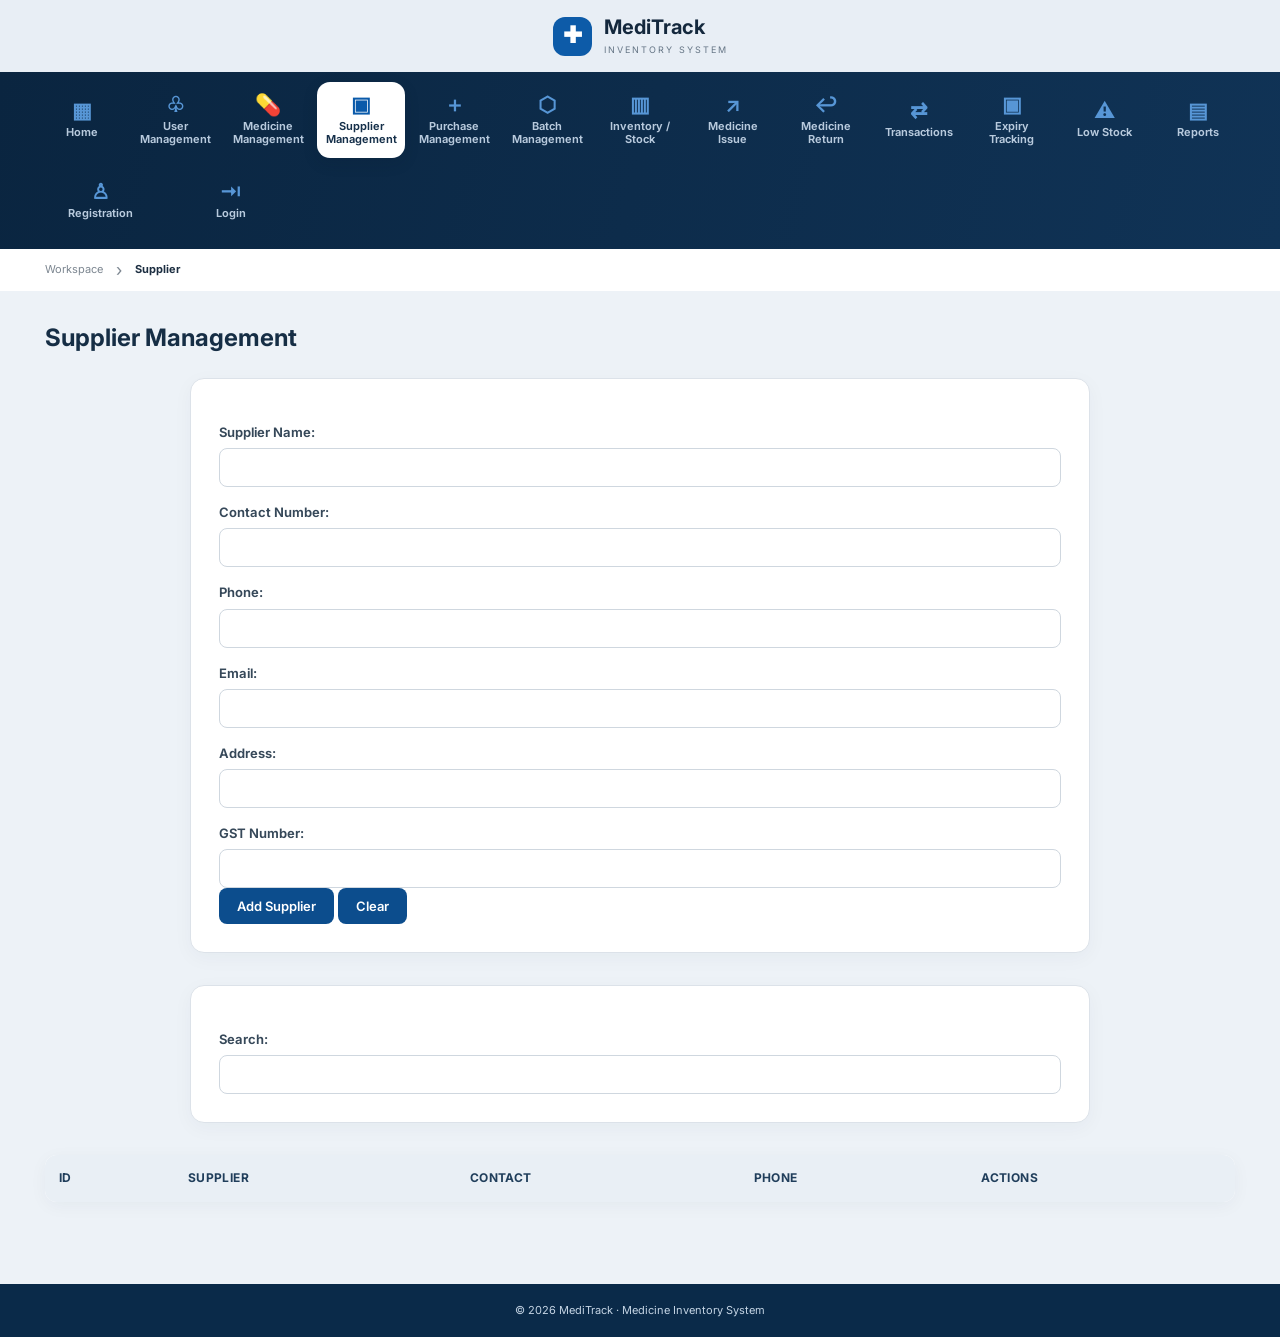
<file: supplier.html>
<!DOCTYPE html>
<html lang="en">

<head>
    <meta charset="UTF-8">
    <meta name="viewport" content="width=device-width, initial-scale=1.0">
    <title>Supplier Management</title>
    <link rel="stylesheet" href="style.css">
</head>

<body>
<header class="topbar">
  <a class="brand" href="index.html">
    <span class="brand-mark">✚</span>
    <span><strong>MediTrack</strong><small>INVENTORY SYSTEM</small></span>
  </a>
  <!-- <div class="topbar-right">
    <span class="today">Mon, 2 Nov, 2026</span>
    <span class="notification">♧<i></i></span>
    <span class="avatar">AD</span>
    <span class="admin-name"><strong>Admin User</strong><small>Administrator</small></span>
  </div> -->
</header>
<nav class="main-nav" aria-label="Main navigation">
  <a class="nav-item" href="index.html"><span class="nav-icon">▦</span><span>Home</span></a>
  <a class="nav-item" href="user.html"><span class="nav-icon">♧</span><span>User Management</span></a>
  <a class="nav-item" href="Medicine.html"><span class="nav-icon">💊</span><span>Medicine Management</span></a>
  <a class="nav-item active" href="supplier.html"><span class="nav-icon">▣</span><span>Supplier Management</span></a>
  <a class="nav-item" href="purchase.html"><span class="nav-icon">＋</span><span>Purchase Management</span></a>
  <a class="nav-item" href="batches.html"><span class="nav-icon">⬡</span><span>Batch Management</span></a>
  <a class="nav-item" href="inventory.html"><span class="nav-icon">▥</span><span>Inventory / Stock</span></a>
  <a class="nav-item" href="issue.html"><span class="nav-icon">↗</span><span>Medicine Issue</span></a>
  <a class="nav-item" href="return.html"><span class="nav-icon">↩</span><span>Medicine Return</span></a>
  <a class="nav-item" href="transactions.html"><span class="nav-icon">⇄</span><span>Transactions</span></a>
  <a class="nav-item" href="expiry.html"><span class="nav-icon">▣</span><span>Expiry Tracking</span></a>
  <a class="nav-item" href="lowstock.html"><span class="nav-icon">⚠</span><span>Low Stock</span></a>
  <a class="nav-item" href="reports.html"><span class="nav-icon">▤</span><span>Reports</span></a>
  <a class="nav-item" href="register.html"><span class="nav-icon">♙</span><span>Registration</span></a>
  <a class="nav-item" href="login.html"><span class="nav-icon">⇥</span><span>Login</span></a>
</nav>
<div class="breadcrumb"><a href="home.html">Workspace</a><b>›</b><strong>Supplier</strong></div>
<main class="page-content">
    <h2>Supplier Management</h2>
    <form id="supplier">
        <div class="zoro">
            <label for="suppliername">Supplier Name:</label>
            <input type="text" id="suppliername" required><br>
        </div>

        <div class="zoro">
            <label for="contactnumber">Contact Number:</label>
            <input type="text" id="contactnumber" required><br>
        </div>

        <div class="zoro">
            <label for="phone">Phone:</label>
            <input type="text" id="phone" required><br>
        </div>

        <div class="zoro">
            <label for="email">Email:</label>
            <input type="email" id="email" required><br>
        </div>

        <div class="zoro">
            <label for="address"> Address:</label>
            <input type="text" id="address" required><br>
        </div>

        <div class="zoro">
            <label for="gstnumber">GST Number:</label>
            <input type="text" id="gstnumber" required><br>
        </div>

        <button class="regBtn" type="submit">Add Supplier</button>
        <button class="regBtn" type="reset">Clear</button>
    </form>
    <div id="shanks">
        <div class="zoro">
            <label for="search">Search:</label>
            <input type="text" id="search"><br>
        </div>
    </div>
    <table id="user_id">
        <thead>
            <tr>
                <th>ID</th>
                <th>Supplier</th>
                <th>Contact</th>
                <th>Phone</th>
                <th>Actions</th>
            </tr>
        </thead>
        <tbody id="tableBody"></tbody>
    </table>

    <script>
        const form = document.getElementById("supplier");
        const tabledetails = document.getElementById("tableBody");
        let id = 1;
        form.addEventListener("submit", function (event) {
            event.preventDefault();
            const supplier = document.getElementById("suppliername").value;
            const contact = document.getElementById("contactnumber").value;
            const phone = document.getElementById("phone").value;

            const row = tabledetails.insertRow();
            row.insertCell(0).textContent = id++;
            row.insertCell(1).textContent = supplier;
            row.insertCell(2).textContent = contact;
            row.insertCell(3).textContent = phone;
            row.insertCell(4).innerHTML = `<button type="button" class="edit">Edit</button> <button type="button" class="delete">Delete</button>`;

            form.reset();
        });

        const search = document.getElementById("search");
        const tableBody = document.getElementById("tableBody");

        function filterSuppliers() {
            const searchValue = search.value.toLowerCase();
            const rows = tableBody.querySelectorAll("tr");

            rows.forEach(function (row) {
                const supplier = row.cells[1].textContent.toLowerCase();

                if (supplier.includes(searchValue)) {
                    row.style.display = "";
                } else {
                    row.style.display = "none";
                }


            });
        }

        search.addEventListener("input", filterSuppliers);


        tableBody.addEventListener("click", function (event) {
            let button = event.target;
            let row = button.closest('tr');

            if (!row) return;

            if (button.classList.contains("delete")) {
                row.remove();
            }

            if (button.classList.contains("edit")) {

                let supplier = row.cells[1].textContent;
                let contact = row.cells[2].textContent;
                let phone = row.cells[3].textContent;


                document.getElementById("suppliername").value = supplier;
                document.getElementById("contactnumber").value = contact;
                document.getElementById("phone").value = phone;

                row.remove();
            }

        });
    </script>

    

</main>
<footer>© 2026 MediTrack · Medicine Inventory System</footer>
</body>

</html>
</file>
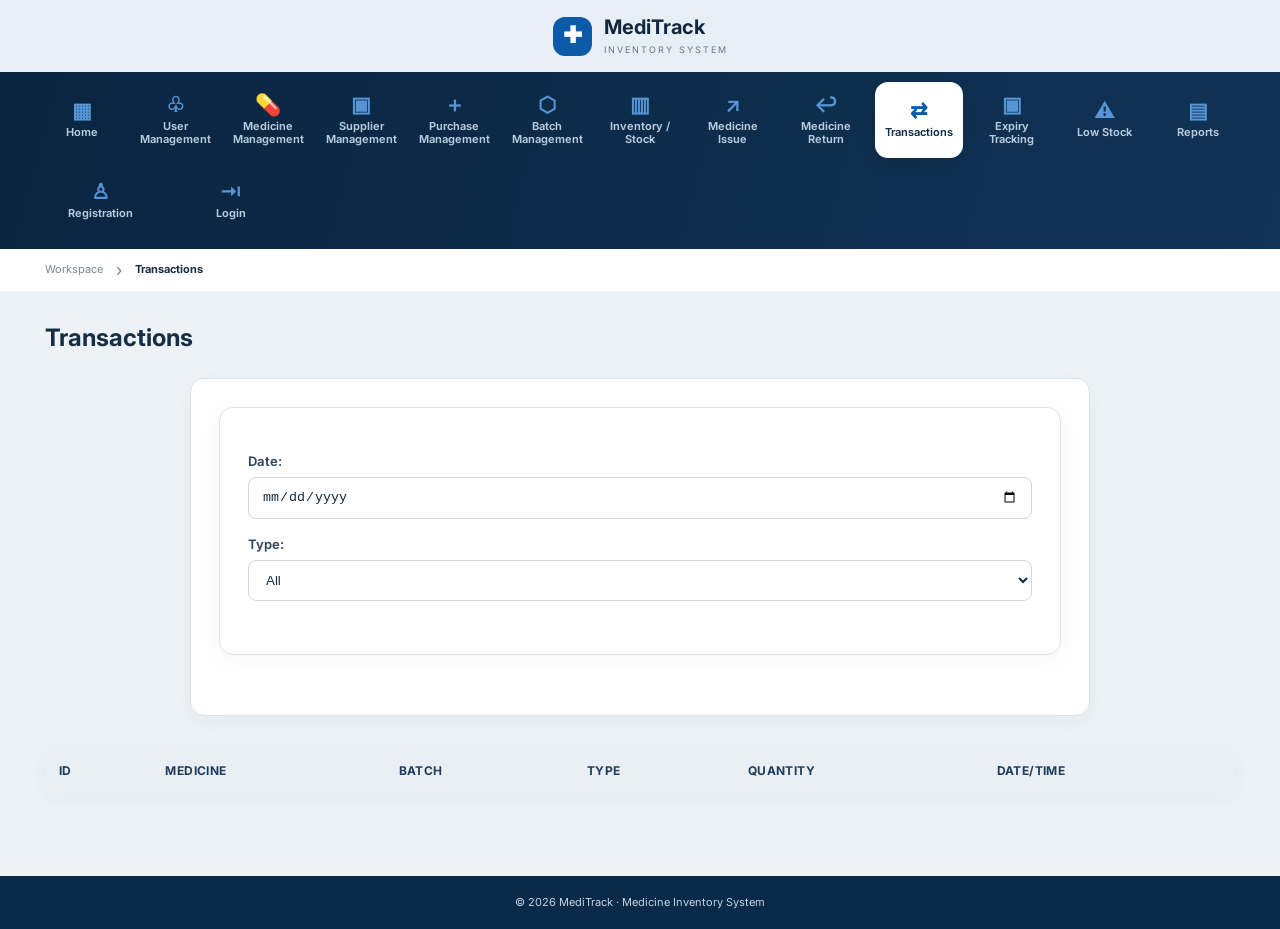
<file: transactions.html>
<!DOCTYPE html>
<html lang="en">

<head>
    <meta charset="UTF-8">
    <meta name="viewport" content="width=device-width, initial-scale=1.0">
    <title>Transactions</title>
    <link rel="stylesheet" href="style.css">
</head>

<body>
<header class="topbar">
  <a class="brand" href="index.html">
    <span class="brand-mark">✚</span>
    <span><strong>MediTrack</strong><small>INVENTORY SYSTEM</small></span>
  </a>
  <!-- <div class="topbar-right">
    <span class="today">Mon, 2 Nov, 2026</span>
    <span class="notification">♧<i></i></span>
    <span class="avatar">AD</span>
    <span class="admin-name"><strong>Admin User</strong><small>Administrator</small></span>
  </div> -->
</header>
<nav class="main-nav" aria-label="Main navigation">
  <a class="nav-item" href="index.html"><span class="nav-icon">▦</span><span>Home</span></a>
  <a class="nav-item" href="user.html"><span class="nav-icon">♧</span><span>User Management</span></a>
  <a class="nav-item" href="Medicine.html"><span class="nav-icon">💊</span><span>Medicine Management</span></a>
  <a class="nav-item" href="supplier.html"><span class="nav-icon">▣</span><span>Supplier Management</span></a>
  <a class="nav-item" href="purchase.html"><span class="nav-icon">＋</span><span>Purchase Management</span></a>
  <a class="nav-item" href="batches.html"><span class="nav-icon">⬡</span><span>Batch Management</span></a>
  <a class="nav-item" href="inventory.html"><span class="nav-icon">▥</span><span>Inventory / Stock</span></a>
  <a class="nav-item" href="issue.html"><span class="nav-icon">↗</span><span>Medicine Issue</span></a>
  <a class="nav-item" href="return.html"><span class="nav-icon">↩</span><span>Medicine Return</span></a>
  <a class="nav-item active" href="transactions.html"><span class="nav-icon">⇄</span><span>Transactions</span></a>
  <a class="nav-item" href="expiry.html"><span class="nav-icon">▣</span><span>Expiry Tracking</span></a>
  <a class="nav-item" href="lowstock.html"><span class="nav-icon">⚠</span><span>Low Stock</span></a>
  <a class="nav-item" href="reports.html"><span class="nav-icon">▤</span><span>Reports</span></a>
  <a class="nav-item" href="register.html"><span class="nav-icon">♙</span><span>Registration</span></a>
  <a class="nav-item" href="login.html"><span class="nav-icon">⇥</span><span>Login</span></a>
</nav>
<div class="breadcrumb"><a href="home.html">Workspace</a><b>›</b><strong>Transactions</strong></div>
<main class="page-content">
    <h2>Transactions</h2>
    <form id="Transactions">
        <div id="shanks">
            <div class="zoro">
                <label for="date">Date:</label>
                <input type="date" id="date" required>
            </div>

            <div class="zoro">
                <label for="type">Type:</label>
                <select id="type">
                    <option value="All">All</option>
                    <option value="Purchase">Purchase</option>
                    <option value="Issue">Issue</option>
                    <option value="Return">Return</option>
                </select>
            </div><br>
        </div>
    </form>

    <table id="user_id">
        <thead>
            <tr>
                <th>ID</th>
                <th>Medicine</th>
                <th>Batch</th>
                <th>Type</th>
                <th>Quantity</th>
                <th>Date/Time</th>
            </tr>
        </thead>
        <tbody id="tableBody"></tbody>
    </table>
    
</main>
<footer>© 2026 MediTrack · Medicine Inventory System</footer>
</body>

</html>
</file>
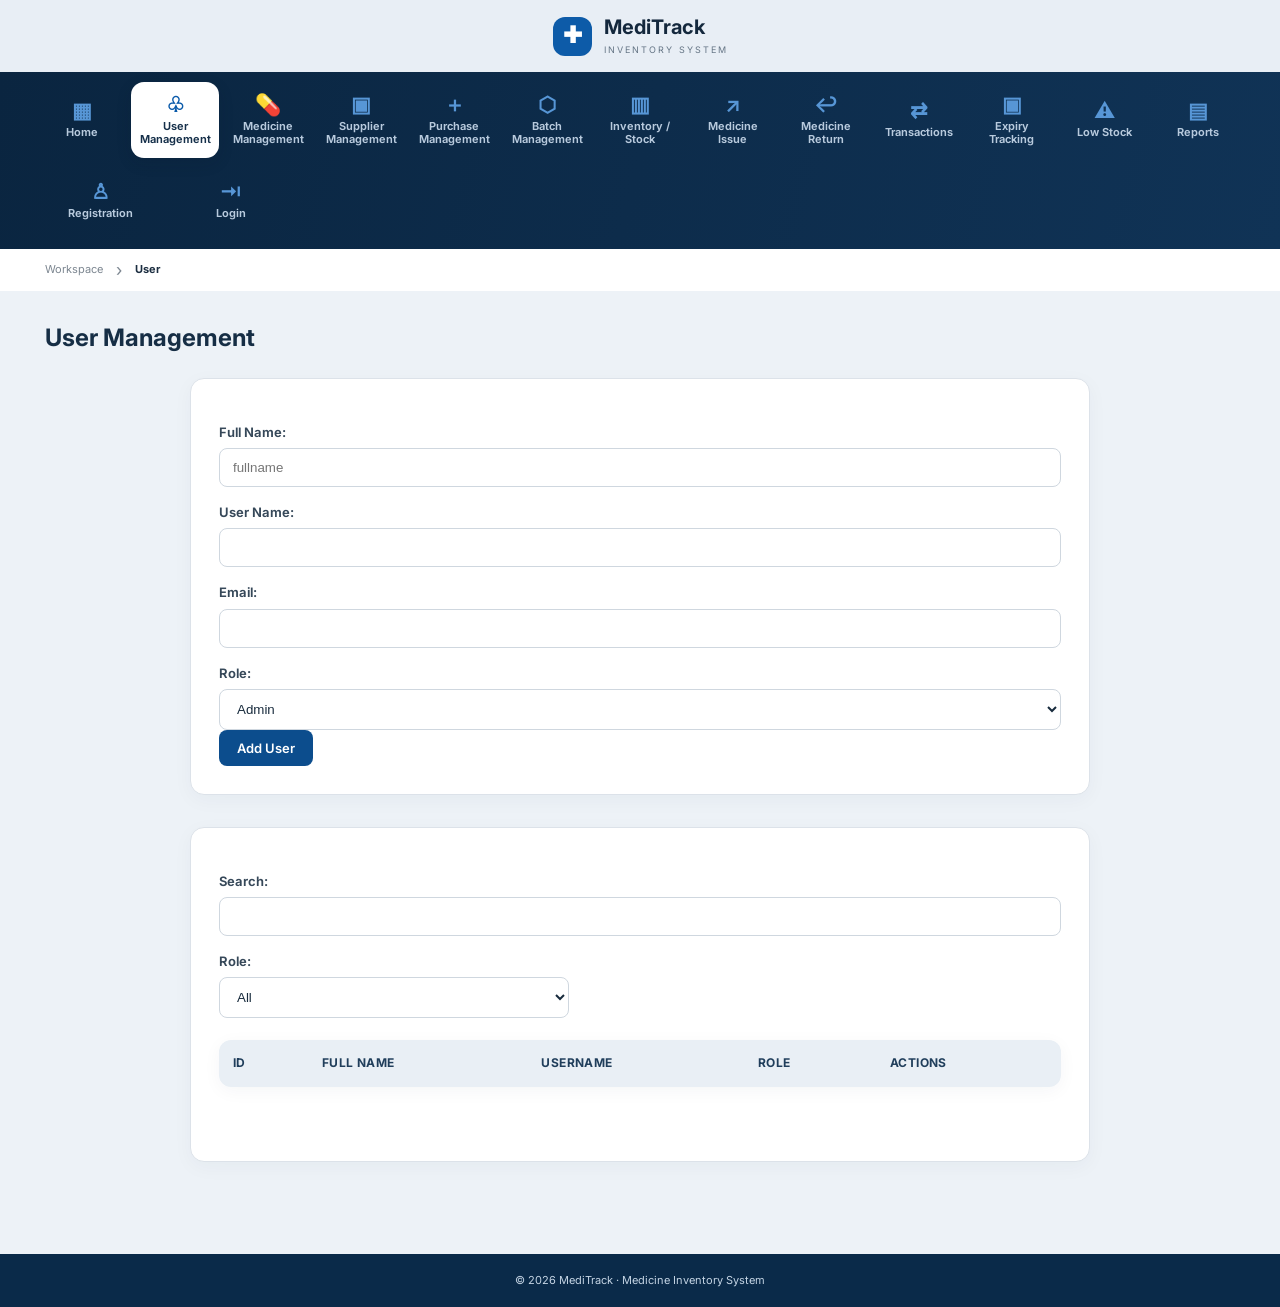
<file: user.html>
<!DOCTYPE html>
<html lang="en">

<head>
    <meta charset="UTF-8">
    <meta name="viewport" content="width=device-width, initial-scale=1.0">
    <title>User Management</title>
    <link rel="stylesheet" href="style.css">
</head>

<body>
<header class="topbar">
  <a class="brand" href="index.html">
    <span class="brand-mark">✚</span>
    <span><strong>MediTrack</strong><small>INVENTORY SYSTEM</small></span>
  </a>
  <!-- <div class="topbar-right">
    <span class="today">Mon, 2 Nov, 2026</span>
    <span class="notification">♧<i></i></span>
    <span class="avatar">AD</span>
    <span class="admin-name"><strong>Admin User</strong><small>Administrator</small></span>
  </div> -->
</header>
<nav class="main-nav" aria-label="Main navigation">
  <a class="nav-item" href="index.html"><span class="nav-icon">▦</span><span>Home</span></a>
  <a class="nav-item active" href="user.html"><span class="nav-icon">♧</span><span>User Management</span></a>
  <a class="nav-item" href="Medicine.html"><span class="nav-icon">💊</span><span>Medicine Management</span></a>
  <a class="nav-item" href="supplier.html"><span class="nav-icon">▣</span><span>Supplier Management</span></a>
  <a class="nav-item" href="purchase.html"><span class="nav-icon">＋</span><span>Purchase Management</span></a>
  <a class="nav-item" href="batches.html"><span class="nav-icon">⬡</span><span>Batch Management</span></a>
  <a class="nav-item" href="inventory.html"><span class="nav-icon">▥</span><span>Inventory / Stock</span></a>
  <a class="nav-item" href="issue.html"><span class="nav-icon">↗</span><span>Medicine Issue</span></a>
  <a class="nav-item" href="return.html"><span class="nav-icon">↩</span><span>Medicine Return</span></a>
  <a class="nav-item" href="transactions.html"><span class="nav-icon">⇄</span><span>Transactions</span></a>
  <a class="nav-item" href="expiry.html"><span class="nav-icon">▣</span><span>Expiry Tracking</span></a>
  <a class="nav-item" href="lowstock.html"><span class="nav-icon">⚠</span><span>Low Stock</span></a>
  <a class="nav-item" href="reports.html"><span class="nav-icon">▤</span><span>Reports</span></a>
  <a class="nav-item" href="register.html"><span class="nav-icon">♙</span><span>Registration</span></a>
  <a class="nav-item" href="login.html"><span class="nav-icon">⇥</span><span>Login</span></a>
</nav>
<div class="breadcrumb"><a href="home.html">Workspace</a><b>›</b><strong>User</strong></div>
<main class="page-content">
    <h2>User Management</h2>
    <form id="user">
        <div class="zoro">
            <label for="fullname">Full Name:</label>
            <input type="text" id="fullname" placeholder="fullname" required><br>
        </div>

        <div class="zoro">
            <label for="username">User Name:</label>
            <input type="text" id="username" required><br>
        </div>

        <div class="zoro">
            <label for="email">Email:</label>
            <input type="email" id="email" required><br>
        </div>

        <div>
            <label for="role">Role:</label>
            <select id="role" required>
                <option value="Admin">Admin</option>
                <option value="Staff">Staff</option>
                <option value="User">User</option>
            </select><br>
        </div>

        <button class="regBtn" type="submit">Add User</button>

    </form>
    <div id="shanks">
        <div class="zoro">
            <label for="search">Search:</label>
            <input type="text" id="search">
        </div>

        <div class="zoro">
            <label for="roleFilter">Role:</label>
            <select id="roleFilter" style="width: 350px;">
                <option value="All">All</option>
                <option value="Admin">Admin</option>
                <option value="Staff">Staff</option>
                <option value="User">User</option>
            </select>
        </div>

        <table id="user_id">
            <thead>
                <tr>
                    <th>ID</th>
                    <th>Full Name</th>
                    <th>Username</th>
                    <th>Role</th>
                    <th>Actions</th>
                </tr>
            </thead>
            <tbody id="tableBody"></tbody>
        </table><br>

        <script>

            const form = document.getElementById("user");
            const tabledetails = document.getElementById("tableBody");

            let id = 1;

            form.addEventListener("submit", function (event) {
                event.preventDefault();

                const fullname = document.getElementById("fullname").value;
                const user = document.getElementById("username").value;
                const role = document.getElementById("role").value;

                const row = tabledetails.insertRow();

                row.insertCell(0).textContent = id++;
                row.insertCell(1).textContent = fullname;
                row.insertCell(2).textContent = user;
                row.insertCell(3).textContent = role;
                row.insertCell(4).innerHTML = `<button type="button" class="edit">Edit</button> <button type="button" class="delete">Delete</button>`;

                form.reset();
            })

            const search = document.getElementById("search");
            const roleFilter = document.getElementById("roleFilter");
            const tableBody = document.getElementById("tableBody");

            function filterUsers() {
                const searchValue = search.value.toLowerCase();
                const roleValue = roleFilter.value;
                const rows = tableBody.querySelectorAll("tr");

                rows.forEach(function (row) {
                    const fullname = row.cells[1].textContent.toLowerCase();
                    const username = row.cells[2].textContent.toLowerCase();
                    const role = row.cells[3].textContent;

                    const searchMatch =
                        fullname.includes(searchValue) ||
                        username.includes(searchValue);

                    const roleMatch =
                        roleValue === "All" ||
                        role === roleValue;

                    if (searchMatch && roleMatch) {
                        row.style.display = "";
                    } else {
                        row.style.display = "none"
                    }
                });
            }


            search.addEventListener("input", filterUsers);
            roleFilter.addEventListener("change", filterUsers);


            tableBody.addEventListener("click", function (event) {
                let button = event.target;
                let row = button.closest('tr');

                if (!row) return;

                if (button.classList.contains("delete")) {
                    row.remove();
                }

                if (button.classList.contains("edit")) {

                    let fullname = row.cells[1].textContent;
                    let username = row.cells[2].textContent;
                    let role = row.cells[3].textContent;


                    document.getElementById("fullname").value = fullname;
                    document.getElementById("username").value = username;
                    document.getElementById("role").value = role;

                    row.remove();
                }

            });
        </script>
        
</main>
<footer>© 2026 MediTrack · Medicine Inventory System</footer>
</body>

</html>
</file>
<file: home.css>
@import url('https://fonts.googleapis.com/css2?family=Inter:wght@400;500;600;700;800&display=swap');

:root {
    --green: #0b2a49;
    --green2: #0e3c6b;
    --mint: #e8eef5;
    --accent: #165fa8;
    --text: #172a3c;
    --muted: #717c87;
    --line: #dce2e9;
    --white: #fff
}

* {
    box-sizing: border-box;
    margin: 0;
    padding: 0
}

body {
    font-family: Inter, "Segoe UI", Arial, sans-serif;
    background: #edf2f7;
    color: var(--text);
    line-height: 1.55;
    min-height: 100vh
}

.topbar {
    height: 72px;
    background: #e8eef5;
    display: flex;
    align-items: center;
    justify-content: center;
    padding: 0 4%;
    gap: 20px;
    text-align: center;
    
}

.brand {
    display: flex;
    align-items: center;
    gap: 12px;
    color: #14283d;
    text-decoration: none;
    text-align: center;
    
}

.brand-mark {
    width: 39px;
    height: 39px;
    border-radius: 12px;
    background: #0d5ba8;
    color: white;
    display: grid;
    place-items: center;
    font-size: 23px;
    font-weight: 700
}

.brand strong {
    display: block;
    font-size: 20px;
    line-height: 1.1
}

.brand small {
    display: block;
    font-size: 9px;
    letter-spacing: 2px;
    color: #657585;
    margin-top: 5px
}

/* .topbar-right {
    display: flex;
    align-items: center;
    gap: 14px;
    color: #737d87;
    font-size: 11px
} */

.today {
    margin-right: 8px
}

.notification {
    font-size: 20px;
    position: relative
}

.notification i {
    position: absolute;
    width: 6px;
    height: 6px;
    border-radius: 50%;
    background: #f15d61;
    right: -2px;
    top: 1px
}

.avatar {
    width: 34px;
    height: 34px;
    border-radius: 50%;
    background: #d4e6f8;
    color: #07498b;
    display: grid;
    place-items: center;
    font-weight: 700
}

.admin-name strong,
.admin-name small {
    display: block
}

.admin-name strong {
    color: #182b3d;
    font-size: 11px
}

.admin-name small {
    font-size: 10px;
    color: #848d96
}

.main-nav {
    min-height: 166px;
    background: linear-gradient(105deg, #0a2540, #103356);
    padding: 10px 3%;
    display: flex;
    align-content: flex-start;
    align-items: stretch;
    gap: 5px;
    flex-wrap: wrap
}

.nav-item {
    color: #b8cadd;
    text-decoration: none;
    min-width: 82px;
    flex: 1 1 78px;
    max-width: 125px;
    height: 76px;
    border-radius: 13px;
    display: flex;
    flex-direction: column;
    align-items: center;
    justify-content: center;
    gap: 5px;
    text-align: center;
    padding: 7px;
    font-size: 11px;
    font-weight: 650;
    line-height: 1.2;
    transition: .2s
}

.nav-icon {
    font-size: 21px;
    color: #5796d6;
    line-height: 1
}

.nav-item:hover {
    background: #1d446a;
    color: white;
    transform: translateY(-2px)
}

.nav-item.active {
    background: white;
    color: #16304a;
    box-shadow: 0 5px 15px #00142920
}

.nav-item.active .nav-icon {
    color: #0a5aaa
}

.breadcrumb {
    height: 42px;
    background: #fff;
    display: flex;
    align-items: center;
    gap: 13px;
    padding: 0 3.5%;
    font-size: 11px;
    color: #7c8690
}

.breadcrumb a {
    color: inherit;
    text-decoration: none
}

.breadcrumb b {
    font-size: 17px;
    font-weight: 400
}

.breadcrumb strong {
    color: #1c2e41
}

.dashboard {
    padding: 28px 3.5% 45px
}

.welcome {
    min-height: 272px;
    border-radius: 18px;
    background: linear-gradient(110deg, #0b2a49 0%, #0b4076 56%, #165fa8 100%);
    color: white;
    display: flex;
    align-items: center;
    justify-content: space-between;
    padding: 32px 3%;
    overflow: hidden;
    box-shadow: 0 15px 28px #0b2a491a
}

.welcome-copy {
    max-width: 650px;
    position: relative;
    z-index: 1
}

.eyebrow {
    font-size: 10px;
    letter-spacing: 1.7px;
    font-weight: 800;
    color: #b8dcff;
    margin-bottom: 18px
}

.welcome h1 {
    font-size: 38px;
    line-height: 1.2;
    letter-spacing: -1.5px;
    margin-bottom: 16px;
    color: white
}

.welcome h1 span {
    color: #a4caf0
}

.welcome p {
    font-size: 13px;
    line-height: 1.8;
    max-width: 590px;
    color: #e1ecf7;
    margin-bottom: 24px
}

.hero-actions {
    display: flex;
    gap: 10px;
    flex-wrap: wrap
}

.main-btn,
.outline-btn {
    display: inline-flex;
    align-items: center;
    padding: 12px 17px;
    border-radius: 9px;
    text-decoration: none;
    font-size: 11px;
    font-weight: 700;
    transition: .2s
}

.main-btn {
    background: white;
    color: #172a3e
}

.outline-btn {
    border: 1px solid white;
    color: white
}

.main-btn:hover,
.outline-btn:hover {
    transform: translateY(-2px);
    box-shadow: 0 6px 15px #00162d30
}

.hero-art {
    width: 240px;
    height: 210px;
    position: relative;
    display: grid;
    place-items: center;
    margin-right: 2%
}

.orbit {
    position: absolute;
    width: 180px;
    height: 155px;
    border: 1px solid #8cb9e5;
    border-radius: 50%;
    transform: rotate(-25deg);
    opacity: .5
}

.orbit-two {
    transform: rotate(28deg);
    width: 195px;
    height: 165px
}

.pill-art {
    width: 96px;
    height: 96px;
    border-radius: 28px;
    background: #ffffff25;
    border: 1px solid #ffffff50;
    display: grid;
    place-items: center;
    font-size: 43px;
    transform: rotate(-10deg);
    box-shadow: 0 12px 30px #001f3e25
}

.spark {
    position: absolute;
    color: #c2e0ff;
    font-size: 23px;
    font-weight: 300
}

.spark-one {
    right: 4px;
    top: 10px
}

.spark-two {
    left: 4px;
    bottom: 20px
}

.quick-section {
    margin-top: 36px
}

.section-heading {
    display: flex;
    justify-content: space-between;
    align-items: end;
    margin-bottom: 18px
}

.eyebrow.dark {
    color: #0a5198;
    margin-bottom: 4px
}

.section-heading h2 {
    font-size: 22px;
    color: #162e45
}

.section-heading>a {
    color: #0a4e91;
    font-size: 12px;
    text-decoration: none;
    font-weight: 700
}

.services {
    display: grid;
    grid-template-columns: repeat(4, minmax(0, 1fr));
    gap: 15px
}

.card {
    background: white;
    border: 1px solid #e0e6ec;
    border-radius: 14px;
    padding: 20px;
    text-decoration: none;
    color: inherit;
    box-shadow: 0 4px 14px #16314b10;
    transition: .2s
}

.card:hover {
    transform: translateY(-4px);
    box-shadow: 0 10px 24px #16314b20
}

.card>span {
    font-size: 24px;
    color: #0b5aa8
}

.card h3 {
    font-size: 14px;
    margin: 10px 0 5px
}

.card p {
    font-size: 11px;
    color: #7c8690
}

.page-content {
    padding: 28px 3.5% 60px;
    min-height: 380px
}

.page-content>h2 {
    color: #162e45;
    font-size: 24px;
    margin: 0 0 22px;
    border: 0;
    padding: 0
}

.page-content form,
.page-content #shanks {
    background: white;
    max-width: 900px;
    padding: 28px;
    margin: 0 auto 32px;
    border: 1px solid var(--line);
    border-radius: 14px;
    box-shadow: 0 5px 20px #0b2a490a
}

label {
    display: block;
    margin: 15px 0 6px;
    font-size: 13px;
    font-weight: 650;
    color: #364859
}

input[type=text],
input[type=email],
input[type=password],
input[type=number],
input[type=date],
input[type=tel],
input[type=search],
select,
textarea {
    width: 100%;
    padding: 11px 13px;
    border: 1px solid #cfd7df;
    border-radius: 8px;
    background: white;
    color: #182b3d;
    font: 14px inherit;
    outline: none
}

textarea {
    min-height: 90px;
    resize: vertical
}

input:focus,
select:focus,
textarea:focus {
    border-color: #125da8;
    box-shadow: 0 0 0 3px #125da818
}

button,
input[type=submit],
input[type=button] {
    padding: 10px 18px;
    border: 0;
    border-radius: 8px;
    background: #0c4d8d;
    color: white;
    font: 600 13px Inter, Arial;
    cursor: pointer;
    transition: .2s
}

button:hover,
input[type=submit]:hover {
    background: #07325c;
    transform: translateY(-1px)
}

table {
    width: 100%;
    border-collapse: collapse;
    background: white;
    border-radius: 12px;
    overflow: hidden;
    margin: 22px 0;
    box-shadow: 0 4px 18px #0b2a490b
}

thead {
    background: #e9eff5
}

th {
    padding: 14px;
    color: #203e5b;
    text-align: left;
    font-size: 12px;
    text-transform: uppercase;
    letter-spacing: .4px
}

td {
    padding: 12px 14px;
    border-bottom: 1px solid #e5eaee;
    font-size: 13px
}

tbody tr:hover {
    background: #f5f8fa
}

footer {
    text-align: center;
    padding: 18px;
    background: #0a2a49;
    color: #c4d4e4;
    font-size: 11px
}

@media(max-width:900px) {
    .services {
        grid-template-columns: repeat(2, minmax(0, 1fr))
    }

    .main-nav {
        min-height: auto
    }

    .nav-item {
        flex: 1 1 90px
    }

    .welcome h1 {
        font-size: 32px
    }
}

@media(max-width:600px) {
    .topbar {
        padding: 0 16px
    }

    .today,
    .admin-name {
        display: none
    }

    .main-nav {
        padding: 9px;
        gap: 3px
    }

    .nav-item {
        min-width: 75px;
        height: 68px;
        font-size: 10px
    }

    .dashboard {
        padding: 18px 14px 35px
    }

    .welcome {
        padding: 26px 20px;
        min-height: 260px
    }

    .welcome h1 {
        font-size: 28px
    }

    .hero-art {
        display: none
    }

    .services {
        grid-template-columns: 1fr
    }

    .section-heading {
        align-items: start;
        gap: 12px
    }

    .page-content {
        padding: 22px 14px
    }

    .page-content form,
    .page-content #shanks {
        padding: 18px
    }

    table {
        display: block;
        overflow-x: auto;
        white-space: nowrap
    }
}
</file>
<file: style.css>
@import url('https://fonts.googleapis.com/css2?family=Inter:wght@400;500;600;700;800&display=swap');

:root {
    --green: #0b2a49;
    --green2: #0e3c6b;
    --mint: #e8eef5;
    --accent: #165fa8;
    --text: #172a3c;
    --muted: #717c87;
    --line: #dce2e9;
    --white: #fff
}

* {
    box-sizing: border-box;
    margin: 0;
    padding: 0
}

body {
    font-family: Inter, "Segoe UI", Arial, sans-serif;
    background: #edf2f7;
    color: var(--text);
    line-height: 1.55;
    min-height: 100vh
}

.topbar {
    height: 72px;
    background: #e8eef5;
    display: flex;
    align-items: center;
    justify-content: center;
    padding: 0 4%;
    gap: 20px
}

.brand {
    display: flex;
    align-items: center;
    gap: 12px;
    color: #14283d;
    text-decoration: none
}

.brand-mark {
    width: 39px;
    height: 39px;
    border-radius: 12px;
    background: #0d5ba8;
    color: white;
    display: grid;
    place-items: center;
    font-size: 23px;
    font-weight: 700
}

.brand strong {
    display: block;
    font-size: 20px;
    line-height: 1.1
}

.brand small {
    display: block;
    font-size: 9px;
    letter-spacing: 2px;
    color: #657585;
    margin-top: 5px
}

/* .topbar-right {
    display: flex;
    align-items: center;
    gap: 14px;
    color: #737d87;
    font-size: 11px
}

.today {
    margin-right: 8px
} */

.notification {
    font-size: 20px;
    position: relative
}

.notification i {
    position: absolute;
    width: 6px;
    height: 6px;
    border-radius: 50%;
    background: #f15d61;
    right: -2px;
    top: 1px
}

.avatar {
    width: 34px;
    height: 34px;
    border-radius: 50%;
    background: #d4e6f8;
    color: #07498b;
    display: grid;
    place-items: center;
    font-weight: 700
}

.admin-name strong,
.admin-name small {
    display: block
}

.admin-name strong {
    color: #182b3d;
    font-size: 11px
}

.admin-name small {
    font-size: 10px;
    color: #848d96
}

.main-nav {
    min-height: 166px;
    background: linear-gradient(105deg, #0a2540, #103356);
    padding: 10px 3%;
    display: flex;
    align-content: flex-start;
    align-items: stretch;
    gap: 5px;
    flex-wrap: wrap
}

.nav-item {
    color: #b8cadd;
    text-decoration: none;
    min-width: 82px;
    flex: 1 1 78px;
    max-width: 125px;
    height: 76px;
    border-radius: 13px;
    display: flex;
    flex-direction: column;
    align-items: center;
    justify-content: center;
    gap: 5px;
    text-align: center;
    padding: 7px;
    font-size: 11px;
    font-weight: 650;
    line-height: 1.2;
    transition: .2s
}

.nav-icon {
    font-size: 21px;
    color: #5796d6;
    line-height: 1
}

.nav-item:hover {
    background: #1d446a;
    color: white;
    transform: translateY(-2px)
}

.nav-item.active {
    background: white;
    color: #16304a;
    box-shadow: 0 5px 15px #00142920
}

.nav-item.active .nav-icon {
    color: #0a5aaa
}

.breadcrumb {
    height: 42px;
    background: #fff;
    display: flex;
    align-items: center;
    gap: 13px;
    padding: 0 3.5%;
    font-size: 11px;
    color: #7c8690
}

.breadcrumb a {
    color: inherit;
    text-decoration: none
}

.breadcrumb b {
    font-size: 17px;
    font-weight: 400
}

.breadcrumb strong {
    color: #1c2e41
}

.dashboard {
    padding: 28px 3.5% 45px
}

.welcome {
    min-height: 272px;
    border-radius: 18px;
    background: linear-gradient(110deg, #0b2a49 0%, #0b4076 56%, #165fa8 100%);
    color: white;
    display: flex;
    align-items: center;
    justify-content: space-between;
    padding: 32px 3%;
    overflow: hidden;
    box-shadow: 0 15px 28px #0b2a491a
}

.welcome-copy {
    max-width: 650px;
    position: relative;
    z-index: 1
}

.eyebrow {
    font-size: 10px;
    letter-spacing: 1.7px;
    font-weight: 800;
    color: #b8dcff;
    margin-bottom: 18px
}

.welcome h1 {
    font-size: 38px;
    line-height: 1.2;
    letter-spacing: -1.5px;
    margin-bottom: 16px;
    color: white
}

.welcome h1 span {
    color: #a4caf0
}

.welcome p {
    font-size: 13px;
    line-height: 1.8;
    max-width: 590px;
    color: #e1ecf7;
    margin-bottom: 24px
}

.hero-actions {
    display: flex;
    gap: 10px;
    flex-wrap: wrap
}

.main-btn,
.outline-btn {
    display: inline-flex;
    align-items: center;
    padding: 12px 17px;
    border-radius: 9px;
    text-decoration: none;
    font-size: 11px;
    font-weight: 700;
    transition: .2s
}

.main-btn {
    background: white;
    color: #172a3e
}

.outline-btn {
    border: 1px solid white;
    color: white
}

.main-btn:hover,
.outline-btn:hover {
    transform: translateY(-2px);
    box-shadow: 0 6px 15px #00162d30
}

.hero-art {
    width: 240px;
    height: 210px;
    position: relative;
    display: grid;
    place-items: center;
    margin-right: 2%
}

.orbit {
    position: absolute;
    width: 180px;
    height: 155px;
    border: 1px solid #8cb9e5;
    border-radius: 50%;
    transform: rotate(-25deg);
    opacity: .5
}

.orbit-two {
    transform: rotate(28deg);
    width: 195px;
    height: 165px
}

.pill-art {
    width: 96px;
    height: 96px;
    border-radius: 28px;
    background: #ffffff25;
    border: 1px solid #ffffff50;
    display: grid;
    place-items: center;
    font-size: 43px;
    transform: rotate(-10deg);
    box-shadow: 0 12px 30px #001f3e25
}

.spark {
    position: absolute;
    color: #c2e0ff;
    font-size: 23px;
    font-weight: 300
}

.spark-one {
    right: 4px;
    top: 10px
}

.spark-two {
    left: 4px;
    bottom: 20px
}

.quick-section {
    margin-top: 36px
}

.section-heading {
    display: flex;
    justify-content: space-between;
    align-items: end;
    margin-bottom: 18px
}

.eyebrow.dark {
    color: #0a5198;
    margin-bottom: 4px
}

.section-heading h2 {
    font-size: 22px;
    color: #162e45
}

.section-heading>a {
    color: #0a4e91;
    font-size: 12px;
    text-decoration: none;
    font-weight: 700
}

.services {
    display: grid;
    grid-template-columns: repeat(4, minmax(0, 1fr));
    gap: 15px
}

.card {
    background: white;
    border: 1px solid #e0e6ec;
    border-radius: 14px;
    padding: 20px;
    text-decoration: none;
    color: inherit;
    box-shadow: 0 4px 14px #16314b10;
    transition: .2s
}

.card:hover {
    transform: translateY(-4px);
    box-shadow: 0 10px 24px #16314b20
}

.card>span {
    font-size: 24px;
    color: #0b5aa8
}

.card h3 {
    font-size: 14px;
    margin: 10px 0 5px
}

.card p {
    font-size: 11px;
    color: #7c8690
}

.page-content {
    padding: 28px 3.5% 60px;
    min-height: 380px
}

.page-content>h2 {
    color: #162e45;
    font-size: 24px;
    margin: 0 0 22px;
    border: 0;
    padding: 0
}

.page-content form,
.page-content #shanks {
    background: white;
    max-width: 900px;
    padding: 28px;
    margin: 0 auto 32px;
    border: 1px solid var(--line);
    border-radius: 14px;
    box-shadow: 0 5px 20px #0b2a490a
}

label {
    display: block;
    margin: 15px 0 6px;
    font-size: 13px;
    font-weight: 650;
    color: #364859
}

input[type=text],
input[type=email],
input[type=password],
input[type=number],
input[type=date],
input[type=tel],
input[type=search],
select,
textarea {
    width: 100%;
    padding: 11px 13px;
    border: 1px solid #cfd7df;
    border-radius: 8px;
    background: white;
    color: #182b3d;
    font: 14px inherit;
    outline: none
}

textarea {
    min-height: 90px;
    resize: vertical
}

input:focus,
select:focus,
textarea:focus {
    border-color: #125da8;
    box-shadow: 0 0 0 3px #125da818
}

button,
input[type=submit],
input[type=button] {
    padding: 10px 18px;
    border: 0;
    border-radius: 8px;
    background: #0c4d8d;
    color: white;
    font: 600 13px Inter, Arial;
    cursor: pointer;
    transition: .2s
}

button:hover,
input[type=submit]:hover {
    background: #07325c;
    transform: translateY(-1px)
}

table {
    width: 100%;
    border-collapse: collapse;
    background: white;
    border-radius: 12px;
    overflow: hidden;
    margin: 22px 0;
    box-shadow: 0 4px 18px #0b2a490b
}

thead {
    background: #e9eff5
}

th {
    padding: 14px;
    color: #203e5b;
    text-align: left;
    font-size: 12px;
    text-transform: uppercase;
    letter-spacing: .4px
}

td {
    padding: 12px 14px;
    border-bottom: 1px solid #e5eaee;
    font-size: 13px
}

tbody tr:hover {
    background: #f5f8fa
}

footer {
    text-align: center;
    padding: 18px;
    background: #0a2a49;
    color: #c4d4e4;
    font-size: 11px
}

@media(max-width:900px) {
    .services {
        grid-template-columns: repeat(2, minmax(0, 1fr))
    }

    .main-nav {
        min-height: auto
    }

    .nav-item {
        flex: 1 1 90px
    }

    .welcome h1 {
        font-size: 32px
    }
}

@media(max-width:600px) {
    .topbar {
        padding: 0 16px
    }

    .today,
    .admin-name {
        display: none
    }

    .main-nav {
        padding: 9px;
        gap: 3px
    }

    .nav-item {
        min-width: 75px;
        height: 68px;
        font-size: 10px
    }

    .dashboard {
        padding: 18px 14px 35px
    }

    .welcome {
        padding: 26px 20px;
        min-height: 260px
    }

    .welcome h1 {
        font-size: 28px
    }

    .hero-art {
        display: none
    }

    .services {
        grid-template-columns: 1fr
    }

    .section-heading {
        align-items: start;
        gap: 12px
    }

    .page-content {
        padding: 22px 14px
    }

    .page-content form,
    .page-content #shanks {
        padding: 18px
    }

    table {
        display: block;
        overflow-x: auto;
        white-space: nowrap
    }
}
</file>
